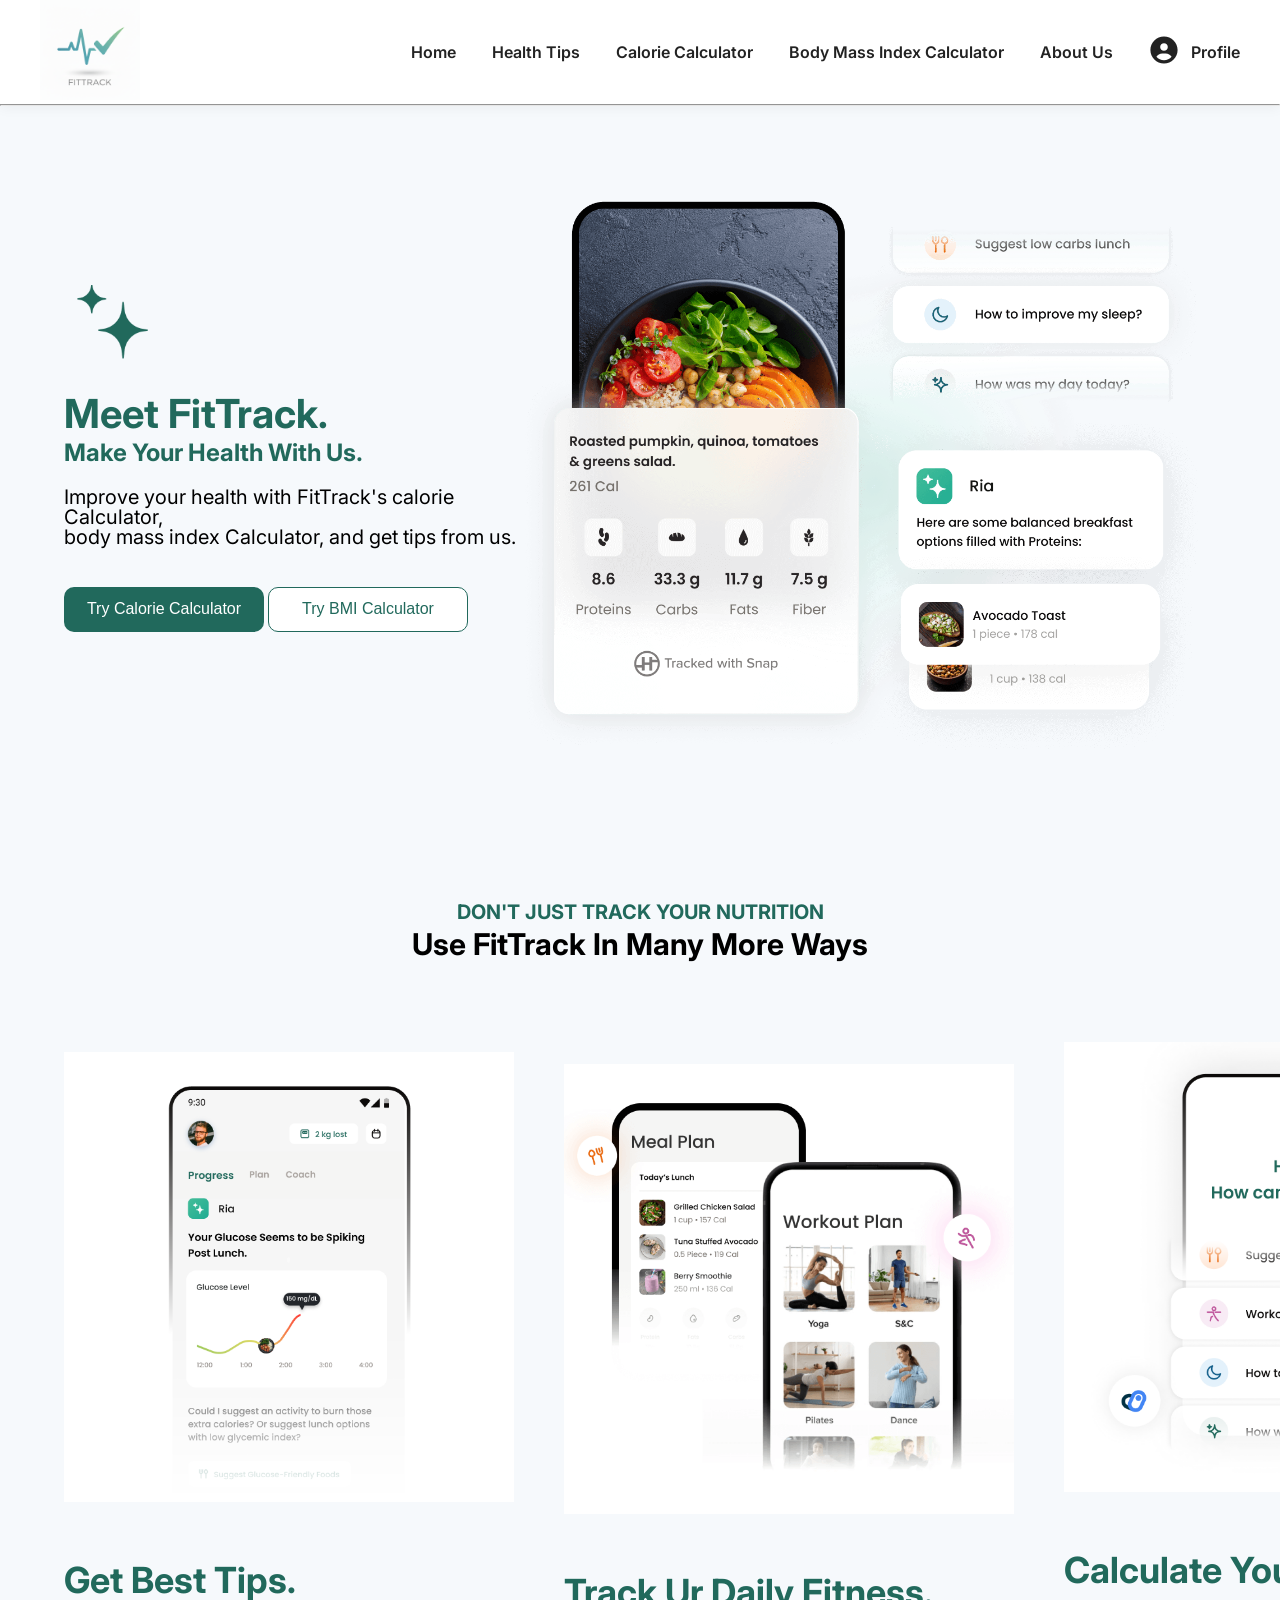
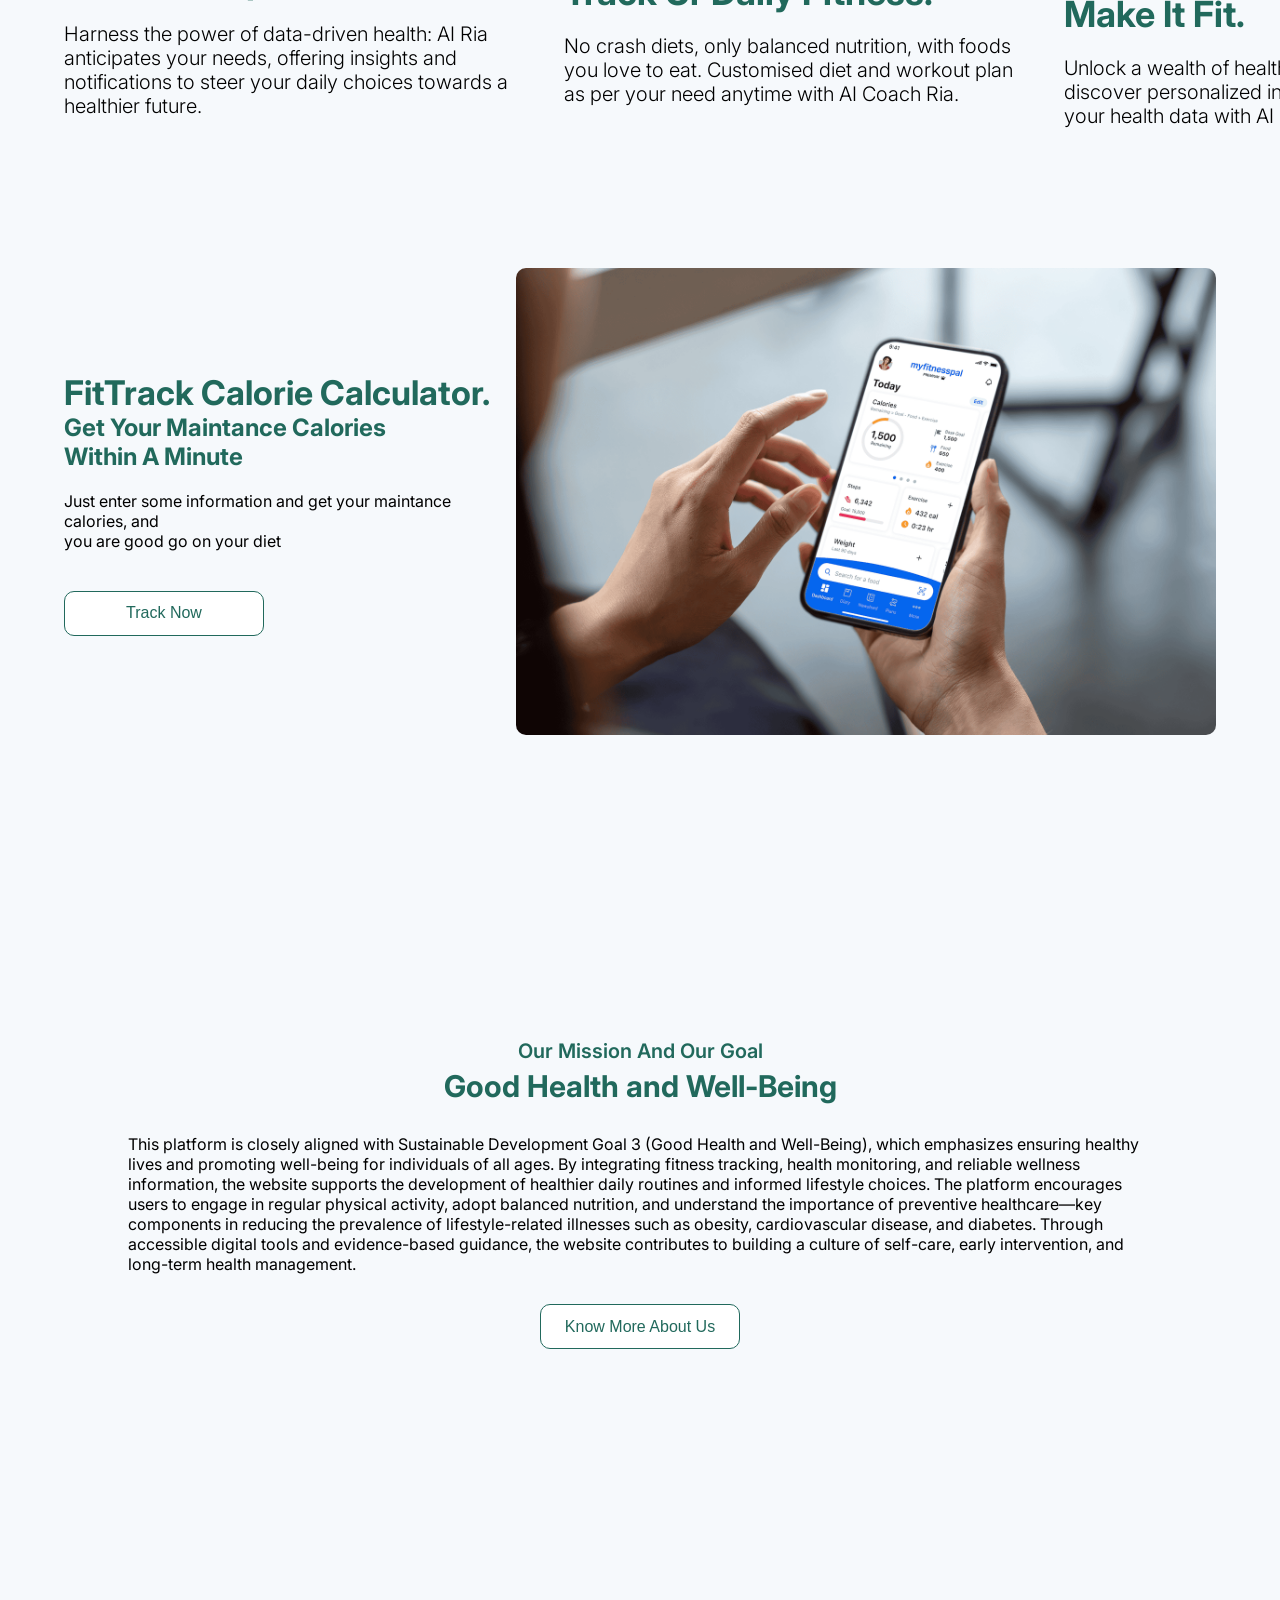
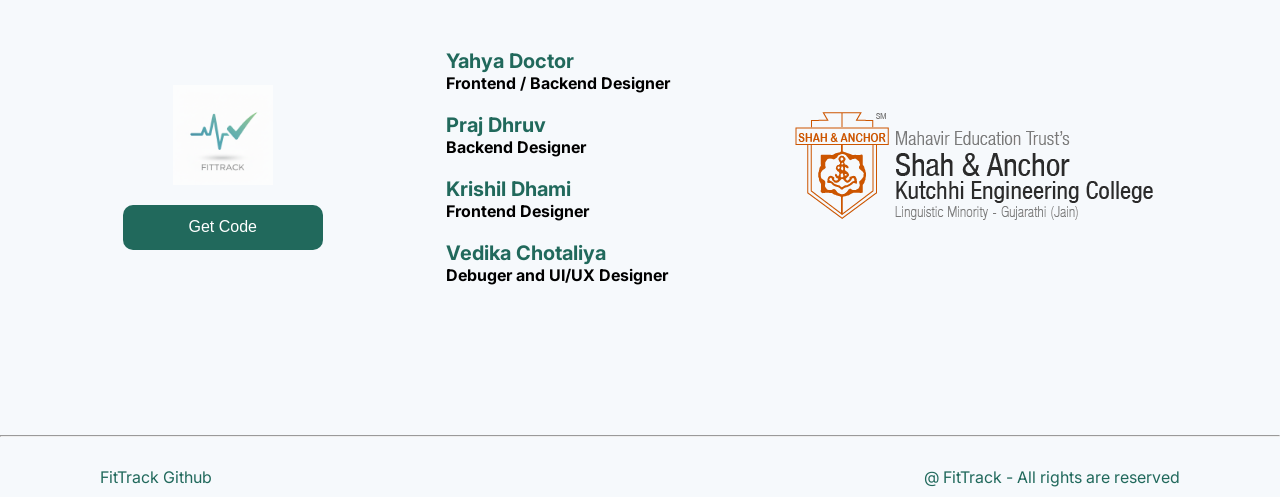
<file: index.html>
<!DOCTYPE html>
<html lang="en">

<head>
    <meta charset="UTF-8">
    <meta name="viewport" content="width=device-width, initial-scale=1.0">
    <title>FitTrack – Your Daily Wellness Companion</title>
    <meta name="description"
        content="FitTrack is your simple daily wellness companion.
Log your workouts, track your progress, and get quick health tips that keep you motivated every day. With smart JS-based reminders, FitTrack gently nudges you to stay consistent—so building healthy habits feels easy and natural.">
    <link rel="icon" href="logo.png">
    <link rel="stylesheet" href="style.css">
    <style>
        @import url('https://fonts.googleapis.com/css2?family=Inter:ital,opsz,wght@0,14..32,100..900;1,14..32,100..900&family=Mozilla+Headline:wght@200..700&family=Nata+Sans:wght@100..900&family=Nunito+Sans:ital,opsz,wght@0,6..12,200..1000;1,6..12,200..1000&family=Open+Sans:ital,wght@0,300..800;1,300..800&family=Roboto+Mono:ital,wght@0,100..700;1,100..700&family=Roboto:ital,wght@0,100..900;1,100..900&family=Stack+Sans+Text:wght@200..700&display=swap');


        @media (max-width: 650px) {
            .navbar {
                flex-direction: row;
                align-items: center;
                gap: 8px;
                padding: 10px;
            }

            .first {
                flex-direction: column-reverse;
                align-items: center;
                text-align: center;
                gap: 18px;
            }

            .left h1 {
                font-size: 24px;
            }

            .left span {
                font-size: 28px;
            }

            .left p {
                font-size: 16px;
            }

            .right img {
                max-width: 320px;
            }

            .card {
                padding: 14px;
            }

            .row {
                flex-direction: column;
            }

            .footer {
                flex-direction: column;
                align-items: center;
                text-align: center;
                gap: 12px;
            }
        }
    </style>
</head>

<body>
    <section class="header">
        <div class="navbar">
            <div class="logo">
                <a href="index.html"><img src="logo.png" alt="logo"></a>
            </div>
            <div class="tabs">
                <nav aria-label="primary">
                    <ul>
                        <li><a href="index.html">Home</a></li>
                        <li><a href="healthtips.html">Health Tips</a></li>
                        <li><a href="calorietracker.html">Calorie Calculator</a></li>
                        <li><a href="bodymassindextracker.html">Body Mass Index Calculator</a></li>
                        <li><a href="aboutus.html">About Us</a></li>
                    </ul>
                </nav>

                <div class="profile">
                    <div class="icon">
                        <a href="profile.html"><svg xmlns="http://www.w3.org/2000/svg" viewBox="0 0 640 640">
                                <path
                                    d="M463 448.2C440.9 409.8 399.4 384 352 384L288 384C240.6 384 199.1 409.8 177 448.2C212.2 487.4 263.2 512 320 512C376.8 512 427.8 487.3 463 448.2zM64 320C64 178.6 178.6 64 320 64C461.4 64 576 178.6 576 320C576 461.4 461.4 576 320 576C178.6 576 64 461.4 64 320zM320 336C359.8 336 392 303.8 392 264C392 224.2 359.8 192 320 192C280.2 192 248 224.2 248 264C248 303.8 280.2 336 320 336z" />
                            </svg></a>
                    </div>
                    <div><a href="profile.html">Profile</a></div>
                    <button id="hamburger" class="hamburger " aria-label="Open menu" aria-expanded="false"
                        aria-controls="mobile-drawer">
                        <span class="bar"></span>
                        <span class="bar"></span>
                        <span class="bar"></span>
                    </button>
                </div>
            </div>
        </div>
    </section>
    <hr>

    <section class="main">
        <div class="first">
            <div class="left">
                <img src="Sparkle.png" alt="icon">
                <h2><span>Meet FitTrack.</span><br>Make Your Health With Us.</h2><br>
                <p>Improve your health with FitTrack's calorie Calculator,<br> body mass index Calculator, and get tips
                    from us.
                </p><br><br>
                <button onclick="calorie()" class="green">Try Calorie Calculator</button>
                <button onclick="BMI()" class="white">Try BMI Calculator</button>
            </div>
            <div class="right">
                <img src="Ba.png">
            </div>
        </div><br><br><br><br>

        <div class="second">
            <h1><span>DON'T JUST TRACK YOUR NUTRITION</span><br>Use FitTrack In Many More Ways</h1><br><br><br><br>
            <div class="row">
                <div class="card">
                    <img src="image-food.png" alt="">
                    <a href="healthtips.html">
                        <h2>Get Best Tips.</h2>
                    </a>
                    <p>Harness the power of data-driven health: AI Ria anticipates your needs, offering insights and
                        notifications to steer your daily choices towards a healthier future.</p>
                </div>
                <div class="card">
                    <img src="Meal-and-Workout-Mobile-1.png" alt="">
                    <a href="profile.html">
                        <h2>Track Ur Daily Fitness.</h2>
                    </a>
                    <p>No crash diets, only balanced nutrition, with foods you love to eat. Customised diet and workout
                        plan
                        as per your need anytime with AI Coach Ria.</p>
                </div>
                <div class="card">
                    <img src="Ria-Search.png" alt="">
                    <a href="bodymassindextracker.html">
                        <h2>Calculate Your Body And Make It Fit.</h2>
                    </a>
                    <p>Unlock a wealth of health information and discover personalized insights tailored based on your
                        health data with AI Coach Ria.</p>
                </div>
            </div>
        </div><br><br><br><br><br><br><br>

        <div class="first">
            <div class="left2">
                <div><span>FitTrack Calorie Calculator.</span></div>
                <h2>Get Your Maintance Calories <br> Within A Minute</h2><br>
                <p>Just enter some information and get your maintance calories, and <br> you are good go on your diet
                </p><br><br>
                <button onclick="calorie()" class="white">Track Now</button>
            </div>
            <div class="right">
                <img style="border-radius: 10px;" src="choosing-right-caloric-intake.webp" alt="">
            </div>
        </div>

        <div class="developers">
            <div class="text">
                <span>Our Mission And Our Goal</span>
                <h2>Good Health and Well-Being </h2>
            </div>
            <p>This platform is closely aligned with Sustainable Development Goal 3 (Good Health and Well-Being), which
                emphasizes ensuring healthy lives and promoting well-being for individuals of all ages. By integrating
                fitness tracking, health monitoring, and reliable wellness information, the website supports the
                development of healthier daily routines and informed lifestyle choices.
                The platform encourages users to engage in regular physical activity, adopt balanced nutrition, and
                understand the importance of preventive healthcare—key components in reducing the prevalence of
                lifestyle-related illnesses such as obesity, cardiovascular disease, and diabetes. Through accessible
                digital tools and evidence-based guidance, the website contributes to building a culture of self-care,
                early intervention, and long-term health management.</p>
            <button onclick="about()" class="white">Know More About Us</button>
        </div>
    </section>

    <section class="foot">
        <div class="footer">
            <div class="one">
                <img src="logo.png" alt="">
                <button onclick=" github()" class="green">Get Code</button>
            </div>
            <div class="two">
                <a style="text-decoration: none;" href="https://www.linkedin.com/in/yahya-doctor-4b102b300/">
                    <h3>Yahya Doctor</h3>
                </a>
                <h4>Frontend / Backend Designer</h4><br>
                <a style="text-decoration: none;"
                    href="https://www.linkedin.com/in/praj-dhruv-4b053339a?utm_source=share&utm_campaign=share_via&utm_content=profile&utm_medium=ios_app">
                    <h3>Praj Dhruv</h3>
                </a>
                <h4>Backend Designer</h4><br>
                <a style="text-decoration: none;"
                    href="https://www.linkedin.com/in/krishil-dhami-390869386?utm_source=share_via&utm_content=profile&utm_medium=member_ios">
                    <h3>Krishil Dhami</h3>
                </a>
                <h4>Frontend Designer</h4><br>
                <a style="text-decoration: none;" href="http://www.linkedin.com/in/vedika-chotaliya-396841386">
                    <h3>Vedika Chotaliya</h3>
                </a>
                <h4>Debuger and UI/UX Designer</h4>
            </div>
            <div class="three">
                <img src="ShahAnchor-logo-v1.png" alt="">
            </div>
        </div>
        <hr>
        <div class="end">
            <p>
                <a href="index.html">FitTrack</a>
                <a href="https://github.com/Yahya-doc/FitTrack">Github</a>
            </p>
            <p>@ FitTrack - All rights are reserved</p>
        </div>
    </section>
    <script src="script.js"></script>
    <script>
        function calorie() {
            window.location.href = "calorietracker.html"
        }
        function BMI() {
            window.location.href = "bodymassindextracker.html"
        }
        function github() {
            window.location.href = "https://github.com/Yahya-doc/FitTrack"
        }
        function about() {
            window.location.href = "aboutus.html"
        }

    </script>
</body>

</html>
</file>
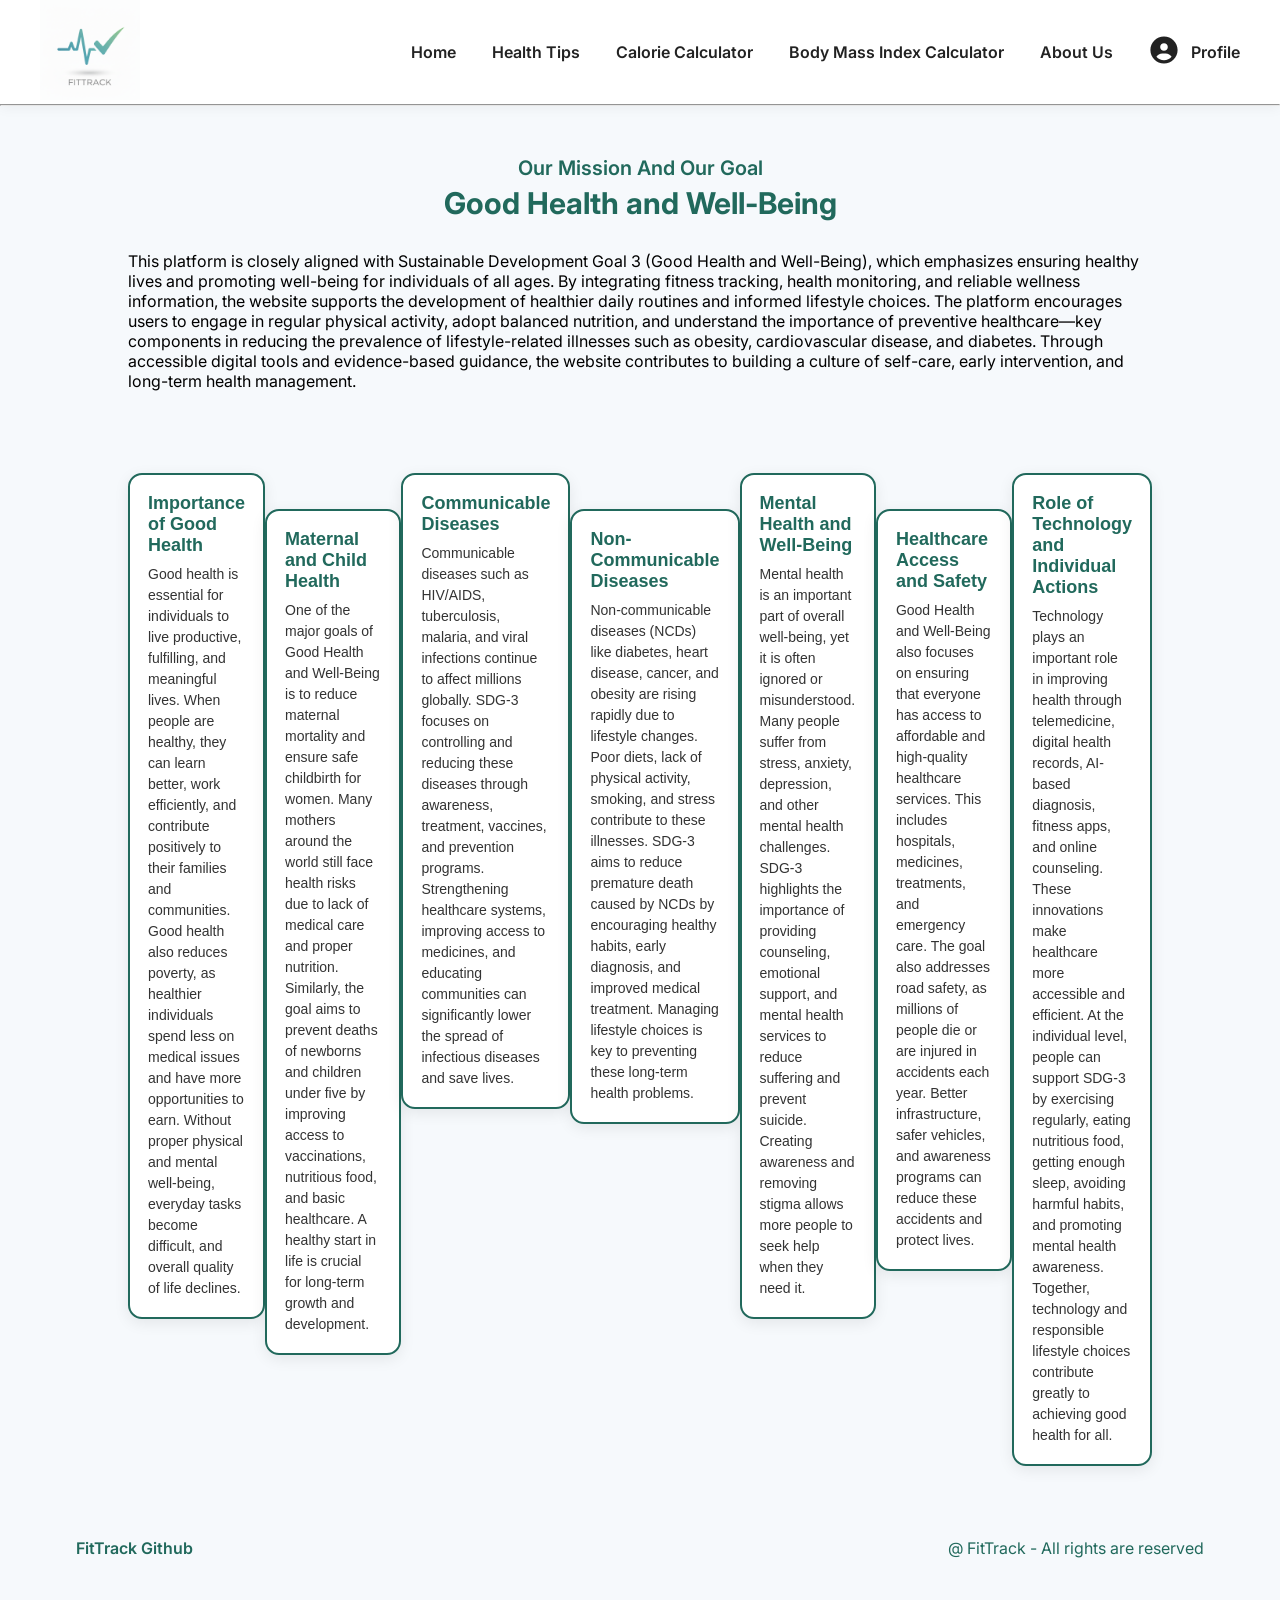
<file: aboutus - Copy.html>
<!DOCTYPE html>
<html lang="en">

<head>
    <meta charset="UTF-8">
    <meta name="viewport" content="width=device-width, initial-scale=1.0">
    <title>FitTrack – Your Daily Wellness Companion</title>
    <meta name="description"
        content="FitTrack is your simple daily wellness companion.
Log your workouts, track your progress, and get quick health tips that keep you motivated every day. With smart JS-based reminders, FitTrack gently nudges you to stay consistent—so building healthy habits feels easy and natural.">
    <link rel="icon" href="logo.png">
    <link rel="stylesheet" href="style.css">
    <style>
        @import url('https://fonts.googleapis.com/css2?family=Inter:ital,opsz,wght@0,14..32,100..900;1,14..32,100..900&family=Mozilla+Headline:wght@200..700&family=Nata+Sans:wght@100..900&family=Nunito+Sans:ital,opsz,wght@0,6..12,200..1000;1,6..12,200..1000&family=Open+Sans:ital,wght@0,300..800;1,300..800&family=Roboto+Mono:ital,wght@0,100..700;1,100..700&family=Roboto:ital,wght@0,100..900;1,100..900&family=Stack+Sans+Text:wght@200..700&display=swap');

        @media (min-width: 1100px) {

            /* keep a gentle alternating visual on very wide screens */
            .dsg:nth-child(odd) {
                transform: translateY(-18px);
            }

            .dsg:nth-child(even) {
                transform: translateY(18px);
            }
        }

        @media (max-width: 1099px) {

            .dsg:nth-child(odd),
            .dsg:nth-child(even) {
                transform: translateY(0);
                /* cancel offsets for medium+small screens */
            }
        }

        /* Footer / end area responsiveness */
        .end {
            width: 90%;
            max-width: 1200px;
            margin: 36px auto;
            display: flex;
            justify-content: space-between;
            align-items: center;
            gap: 18px;
            padding: 18px 12px;
            box-sizing: border-box;
            color: #21695c;
        }

        /* link style */
        .end p a {
            text-decoration: none;
            color: #21695c;
            font-weight: 600;
        }

        /* ---------- Breakpoints ---------- */

        /* Large tablets / small laptops */
        @media (max-width: 1024px) {
            .sdg {
                grid-template-columns: repeat(2, 1fr);
                /* 2 columns */
                gap: 18px;
            }

            .about {
                padding: 48px 20px;
            }

            .end {
                padding: 16px 12px;
            }
        }

        /* Tablets and large phones */
        @media (max-width: 768px) {
            .sdg {
                grid-template-columns: 1fr;
                /* stack cards vertically */
                gap: 16px;
                width: 95%;
                margin: 28px auto;
            }

            .about {
                padding: 36px 16px;
            }

            .dsg {
                padding: 16px;
                border-width: 1.8px;
            }

            .dsg h1 {
                font-size: 16px;
            }

            .dsg p {
                font-size: 14px;
            }

            /* footer stacks */
            .end {
                flex-direction: column;
                text-align: center;
                gap: 10px;
                align-items: center;
            }
        }

        /* Small phones */
        @media (max-width: 420px) {
            .about {
                padding: 22px 12px;
            }

            .sdg {
                gap: 12px;
                width: 96%;
            }

            .dsg {
                padding: 12px;
                border-radius: 12px;
            }

            .dsg h1 {
                font-size: 15px;
            }

            .dsg p {
                font-size: 13px;
                line-height: 1.55;
                color: #3b3b3b;
            }

            .end {
                padding: 12px 8px;
                gap: 8px;
            }

            .end p a {
                display: inline-block;
                word-break: break-word;
            }
        }

        /* Micro-fix: ensure long text doesn't overflow */
        .dsg,
        .about,
        .end {
            word-wrap: break-word;
            hyphens: auto;
        }

        /* Optional: reduce hover transform on touch devices */
        @media (hover: none) {
            .dsg:hover {
                transform: none;
                box-shadow: 0 6px 16px rgba(0, 0, 0, 0.08);
            }
        }
    </style>
</head>

<body>
    <section class="header">
        <div class="navbar">
            <div class="logo">
                <a href="index.html"><img src="logo.png" alt="logo"></a>
            </div>
            <div class="tabs">
                <nav aria-label="primary">
                    <ul>
                        <li><a href="index.html">Home</a></li>
                        <li><a href="healthtips.html">Health Tips</a></li>
                        <li><a href="calorietracker.html">Calorie Calculator</a></li>
                        <li><a href="bodymassindextracker.html">Body Mass Index Calculator</a></li>
                        <li><a href="aboutus.html">About Us</a></li>
                    </ul>
                </nav>

                <div class="profile">
                    <div class="icon">
                        <a href="profile.html"><svg xmlns="http://www.w3.org/2000/svg" viewBox="0 0 640 640">
                                <path
                                    d="M463 448.2C440.9 409.8 399.4 384 352 384L288 384C240.6 384 199.1 409.8 177 448.2C212.2 487.4 263.2 512 320 512C376.8 512 427.8 487.3 463 448.2zM64 320C64 178.6 178.6 64 320 64C461.4 64 576 178.6 576 320C576 461.4 461.4 576 320 576C178.6 576 64 461.4 64 320zM320 336C359.8 336 392 303.8 392 264C392 224.2 359.8 192 320 192C280.2 192 248 224.2 248 264C248 303.8 280.2 336 320 336z" />
                            </svg></a>
                    </div>
                    <div><a href="profile.html">Profile</a></div>
                    <button id="hamburger" class="hamburger " aria-label="Open menu" aria-expanded="false"
                        aria-controls="mobile-drawer">
                        <span class="bar"></span>
                        <span class="bar"></span>
                        <span class="bar"></span>
                    </button>
                </div>
            </div>
        </div>
    </section>
    <hr>

    <section>
        <div class="developers about">
            <div class="text">
                <span>Our Mission And Our Goal</span>
                <h2>Good Health and Well-Being </h2>
            </div>
            <p>This platform is closely aligned with Sustainable Development Goal 3 (Good Health and Well-Being), which
                emphasizes ensuring healthy lives and promoting well-being for individuals of all ages. By integrating
                fitness tracking, health monitoring, and reliable wellness information, the website supports the
                development of healthier daily routines and informed lifestyle choices.
                The platform encourages users to engage in regular physical activity, adopt balanced nutrition, and
                understand the importance of preventive healthcare—key components in reducing the prevalence of
                lifestyle-related illnesses such as obesity, cardiovascular disease, and diabetes. Through accessible
                digital tools and evidence-based guidance, the website contributes to building a culture of self-care,
                early intervention, and long-term health management.</p>
            <!-- <button class="white">Know More About Us</button> -->
        </div>

        <div class="sdg">
            <div class="dsg">
                <h1>Importance of Good Health</h1>
                <p>Good health is essential for individuals to live productive, fulfilling, and meaningful lives. When
                    people are healthy, they can learn better, work efficiently, and contribute positively to their
                    families and communities. Good health also reduces poverty, as healthier individuals spend less on
                    medical issues and have more opportunities to earn. Without proper physical and mental well-being,
                    everyday tasks become difficult, and overall quality of life declines.</p>
            </div>

            <div class="dsg">
                <h1>Maternal and Child Health</h1>
                <p>One of the major goals of Good Health and Well-Being is to reduce maternal mortality and ensure safe
                    childbirth for women. Many mothers around the world still face health risks due to lack of medical
                    care and proper nutrition. Similarly, the goal aims to prevent deaths of newborns and children under
                    five by improving access to vaccinations, nutritious food, and basic healthcare. A healthy start in
                    life is crucial for long-term growth and development.</p>
            </div>

            <div class="dsg">
                <h1>Communicable Diseases</h1>
                <p>Communicable diseases such as HIV/AIDS, tuberculosis, malaria, and viral infections continue to
                    affect millions globally. SDG-3 focuses on controlling and reducing these diseases through
                    awareness, treatment, vaccines, and prevention programs. Strengthening healthcare systems, improving
                    access to medicines, and educating communities can significantly lower the spread of infectious
                    diseases and save lives.</p>
            </div>

            <div class="dsg">
                <h1>Non-Communicable Diseases</h1>
                <p>Non-communicable diseases (NCDs) like diabetes, heart disease, cancer, and obesity are rising rapidly
                    due to lifestyle changes. Poor diets, lack of physical activity, smoking, and stress contribute to
                    these illnesses. SDG-3 aims to reduce premature death caused by NCDs by encouraging healthy habits,
                    early diagnosis, and improved medical treatment. Managing lifestyle choices is key to preventing
                    these long-term health problems.</p>
            </div>

            <div class="dsg">
                <h1>Mental Health and Well-Being</h1>
                <p>Mental health is an important part of overall well-being, yet it is often ignored or misunderstood.
                    Many people suffer from stress, anxiety, depression, and other mental health challenges. SDG-3
                    highlights the importance of providing counseling, emotional support, and mental health services to
                    reduce suffering and prevent suicide. Creating awareness and removing stigma allows more people to
                    seek help when they need it.</p>
            </div>

            <div class="dsg">
                <h1>Healthcare Access and Safety</h1>
                <p>Good Health and Well-Being also focuses on ensuring that everyone has access to affordable and
                    high-quality healthcare services. This includes hospitals, medicines, treatments, and emergency
                    care. The goal also addresses road safety, as millions of people die or are injured in accidents
                    each year. Better infrastructure, safer vehicles, and awareness programs can reduce these accidents
                    and protect lives.</p>
            </div>

            <div class="dsg">
                <h1>Role of Technology and Individual Actions</h1>
                <p>Technology plays an important role in improving health through telemedicine, digital health records,
                    AI-based diagnosis, fitness apps, and online counseling. These innovations make healthcare more
                    accessible and efficient. At the individual level, people can support SDG-3 by exercising regularly,
                    eating nutritious food, getting enough sleep, avoiding harmful habits, and promoting mental health
                    awareness. Together, technology and responsible lifestyle choices contribute greatly to achieving
                    good health for all.</p>
            </div>
        </div>

    </section>

    <div class="end">
        <p>
            <a href="index.html">FitTrack</a>
            <a href="https://github.com/Yahya-doc/FitTrack">Github</a>
        </p>
        <p>@ FitTrack - All rights are reserved</p>
    </div>
    <script src="script.js"></script>
</body>

</html>
</file>
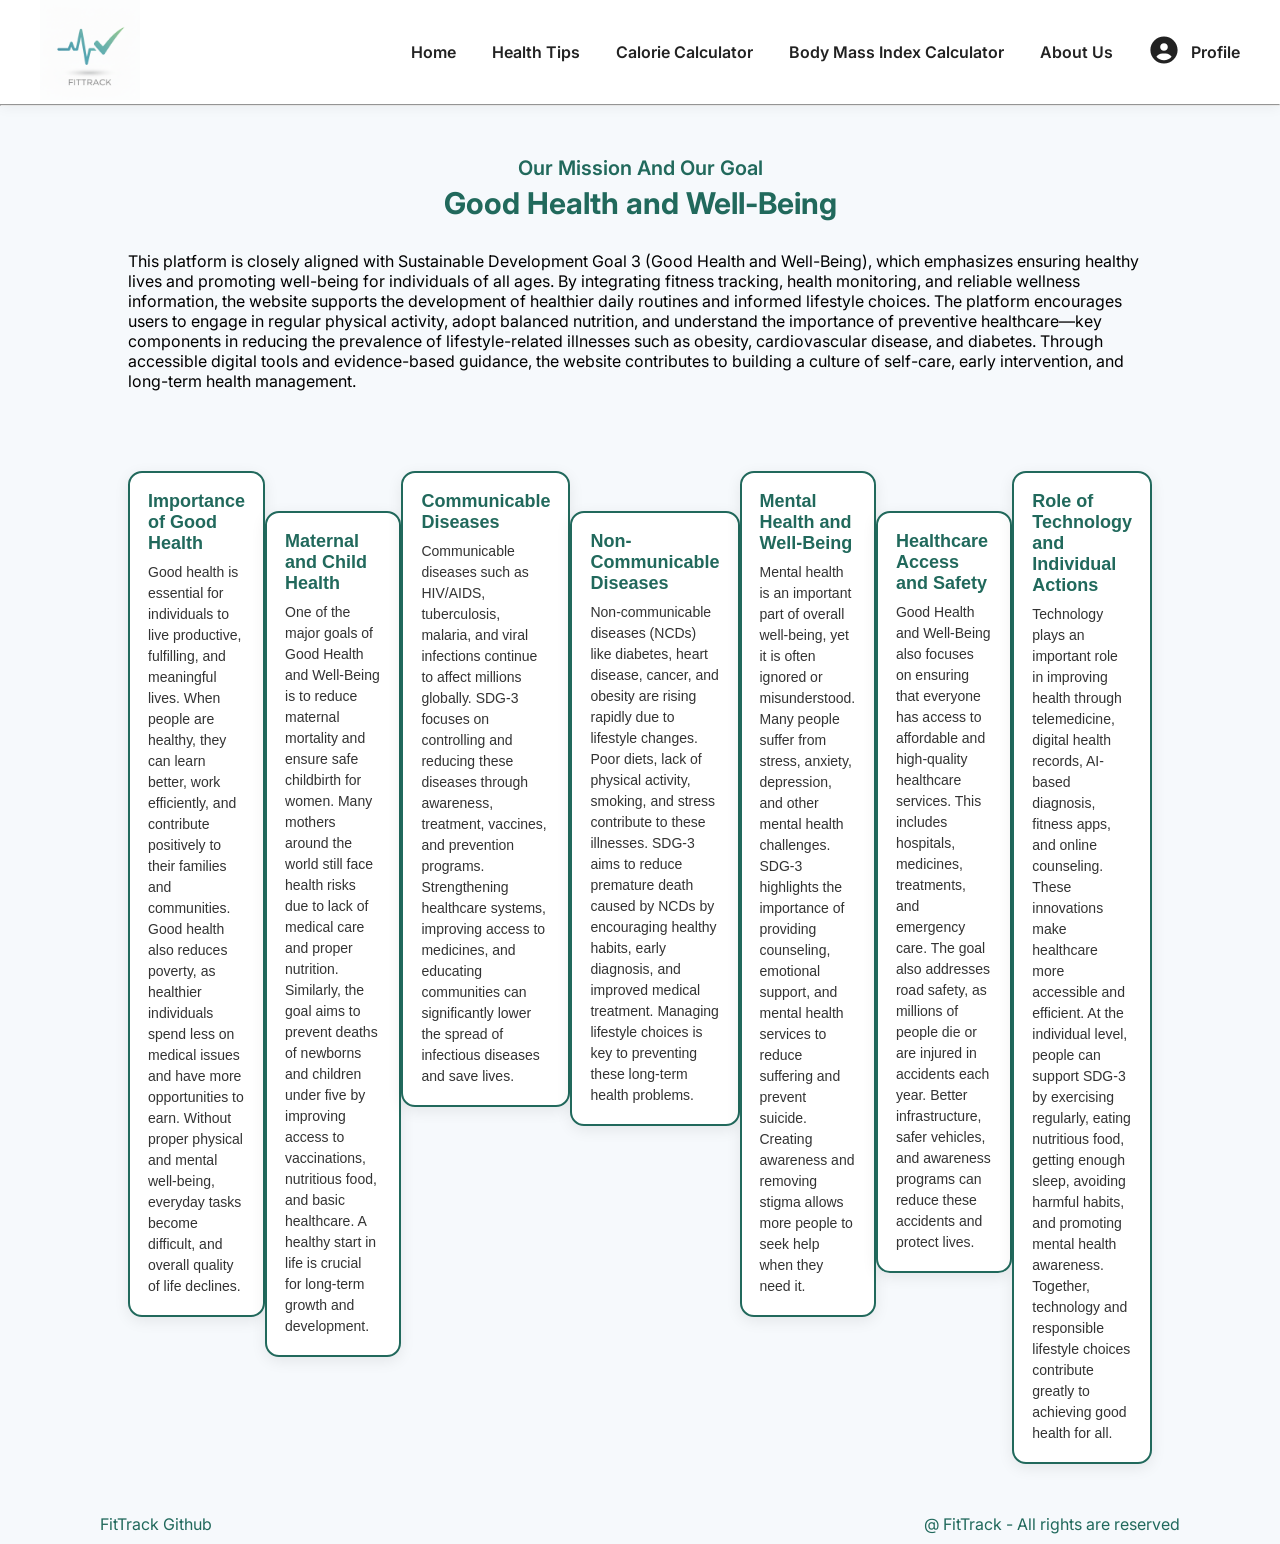
<file: aboutus.html>
<!DOCTYPE html>
<html lang="en">

<head>
    <meta charset="UTF-8">
    <meta name="viewport" content="width=device-width, initial-scale=1.0">
    <title>FitTrack – Your Daily Wellness Companion</title>
    <meta name="description"
        content="FitTrack is your simple daily wellness companion.
Log your workouts, track your progress, and get quick health tips that keep you motivated every day. With smart JS-based reminders, FitTrack gently nudges you to stay consistent—so building healthy habits feels easy and natural.">
    <link rel="icon" href="logo.png">
    <link rel="stylesheet" href="style.css">
    <style>
        @import url('https://fonts.googleapis.com/css2?family=Inter:ital,opsz,wght@0,14..32,100..900;1,14..32,100..900&family=Mozilla+Headline:wght@200..700&family=Nata+Sans:wght@100..900&family=Nunito+Sans:ital,opsz,wght@0,6..12,200..1000;1,6..12,200..1000&family=Open+Sans:ital,wght@0,300..800;1,300..800&family=Roboto+Mono:ital,wght@0,100..700;1,100..700&family=Roboto:ital,wght@0,100..900;1,100..900&family=Stack+Sans+Text:wght@200..700&display=swap');
    </style>
</head>

<body>
    <section class="header">
        <div class="navbar">
            <div class="logo">
                <a href="index.html"><img src="logo.png" alt="logo"></a>
            </div>
            <div class="tabs">
                <nav>
                    <ul>
                        <li><a href="index.html">Home</a></li>
                        <li><a href="healthtips.html">Health Tips</a></li>
                        <li><a href="calorietracker.html">Calorie Calculator</a></li>
                        <li><a href="bodymassindextracker.html">Body Mass Index Calculator</a></li>
                        <li><a href="aboutus.html">About Us</a></li>
                    </ul>
                </nav>

                <div class="profile">
                    <div class="icon">
                        <a href="profile.html"><svg xmlns="http://www.w3.org/2000/svg" viewBox="0 0 640 640">
                                <path
                                    d="M463 448.2C440.9 409.8 399.4 384 352 384L288 384C240.6 384 199.1 409.8 177 448.2C212.2 487.4 263.2 512 320 512C376.8 512 427.8 487.3 463 448.2zM64 320C64 178.6 178.6 64 320 64C461.4 64 576 178.6 576 320C576 461.4 461.4 576 320 576C178.6 576 64 461.4 64 320zM320 336C359.8 336 392 303.8 392 264C392 224.2 359.8 192 320 192C280.2 192 248 224.2 248 264C248 303.8 280.2 336 320 336z" />
                            </svg></a>
                    </div>
                    <div><a href="profile.html">Profile</a></div>
                </div>
            </div>
        </div>
    </section>
    <hr>

    <section>
        <div class="developers about">
            <div class="text">
                <span>Our Mission And Our Goal</span>
                <h2>Good Health and Well-Being </h2>
            </div>
            <p>This platform is closely aligned with Sustainable Development Goal 3 (Good Health and Well-Being), which
                emphasizes ensuring healthy lives and promoting well-being for individuals of all ages. By integrating
                fitness tracking, health monitoring, and reliable wellness information, the website supports the
                development of healthier daily routines and informed lifestyle choices.
                The platform encourages users to engage in regular physical activity, adopt balanced nutrition, and
                understand the importance of preventive healthcare—key components in reducing the prevalence of
                lifestyle-related illnesses such as obesity, cardiovascular disease, and diabetes. Through accessible
                digital tools and evidence-based guidance, the website contributes to building a culture of self-care,
                early intervention, and long-term health management.</p>
            <!-- <button class="white">Know More About Us</button> -->
        </div>

        <div class="sdg">
            <div class="dsg">
                <h1>Importance of Good Health</h1>
                <p>Good health is essential for individuals to live productive, fulfilling, and meaningful lives. When
                    people are healthy, they can learn better, work efficiently, and contribute positively to their
                    families and communities. Good health also reduces poverty, as healthier individuals spend less on
                    medical issues and have more opportunities to earn. Without proper physical and mental well-being,
                    everyday tasks become difficult, and overall quality of life declines.</p>
            </div>

            <div class="dsg">
                <h1>Maternal and Child Health</h1>
                <p>One of the major goals of Good Health and Well-Being is to reduce maternal mortality and ensure safe
                    childbirth for women. Many mothers around the world still face health risks due to lack of medical
                    care and proper nutrition. Similarly, the goal aims to prevent deaths of newborns and children under
                    five by improving access to vaccinations, nutritious food, and basic healthcare. A healthy start in
                    life is crucial for long-term growth and development.</p>
            </div>

            <div class="dsg">
                <h1>Communicable Diseases</h1>
                <p>Communicable diseases such as HIV/AIDS, tuberculosis, malaria, and viral infections continue to
                    affect millions globally. SDG-3 focuses on controlling and reducing these diseases through
                    awareness, treatment, vaccines, and prevention programs. Strengthening healthcare systems, improving
                    access to medicines, and educating communities can significantly lower the spread of infectious
                    diseases and save lives.</p>
            </div>

            <div class="dsg">
                <h1>Non-Communicable Diseases</h1>
                <p>Non-communicable diseases (NCDs) like diabetes, heart disease, cancer, and obesity are rising rapidly
                    due to lifestyle changes. Poor diets, lack of physical activity, smoking, and stress contribute to
                    these illnesses. SDG-3 aims to reduce premature death caused by NCDs by encouraging healthy habits,
                    early diagnosis, and improved medical treatment. Managing lifestyle choices is key to preventing
                    these long-term health problems.</p>
            </div>

            <div class="dsg">
                <h1>Mental Health and Well-Being</h1>
                <p>Mental health is an important part of overall well-being, yet it is often ignored or misunderstood.
                    Many people suffer from stress, anxiety, depression, and other mental health challenges. SDG-3
                    highlights the importance of providing counseling, emotional support, and mental health services to
                    reduce suffering and prevent suicide. Creating awareness and removing stigma allows more people to
                    seek help when they need it.</p>
            </div>

            <div class="dsg">
                <h1>Healthcare Access and Safety</h1>
                <p>Good Health and Well-Being also focuses on ensuring that everyone has access to affordable and
                    high-quality healthcare services. This includes hospitals, medicines, treatments, and emergency
                    care. The goal also addresses road safety, as millions of people die or are injured in accidents
                    each year. Better infrastructure, safer vehicles, and awareness programs can reduce these accidents
                    and protect lives.</p>
            </div>

            <div class="dsg">
                <h1>Role of Technology and Individual Actions</h1>
                <p>Technology plays an important role in improving health through telemedicine, digital health records,
                    AI-based diagnosis, fitness apps, and online counseling. These innovations make healthcare more
                    accessible and efficient. At the individual level, people can support SDG-3 by exercising regularly,
                    eating nutritious food, getting enough sleep, avoiding harmful habits, and promoting mental health
                    awareness. Together, technology and responsible lifestyle choices contribute greatly to achieving
                    good health for all.</p>
            </div>
        </div>

    </section>

    <div class="end">
        <p>
            <a href="index.html">FitTrack</a>
            <a href="https://github.com/Yahya-doc/FitTrack">Github</a>
        </p>
        <p>@ FitTrack - All rights are reserved</p>
    </div>
</body>

</html>
</file>
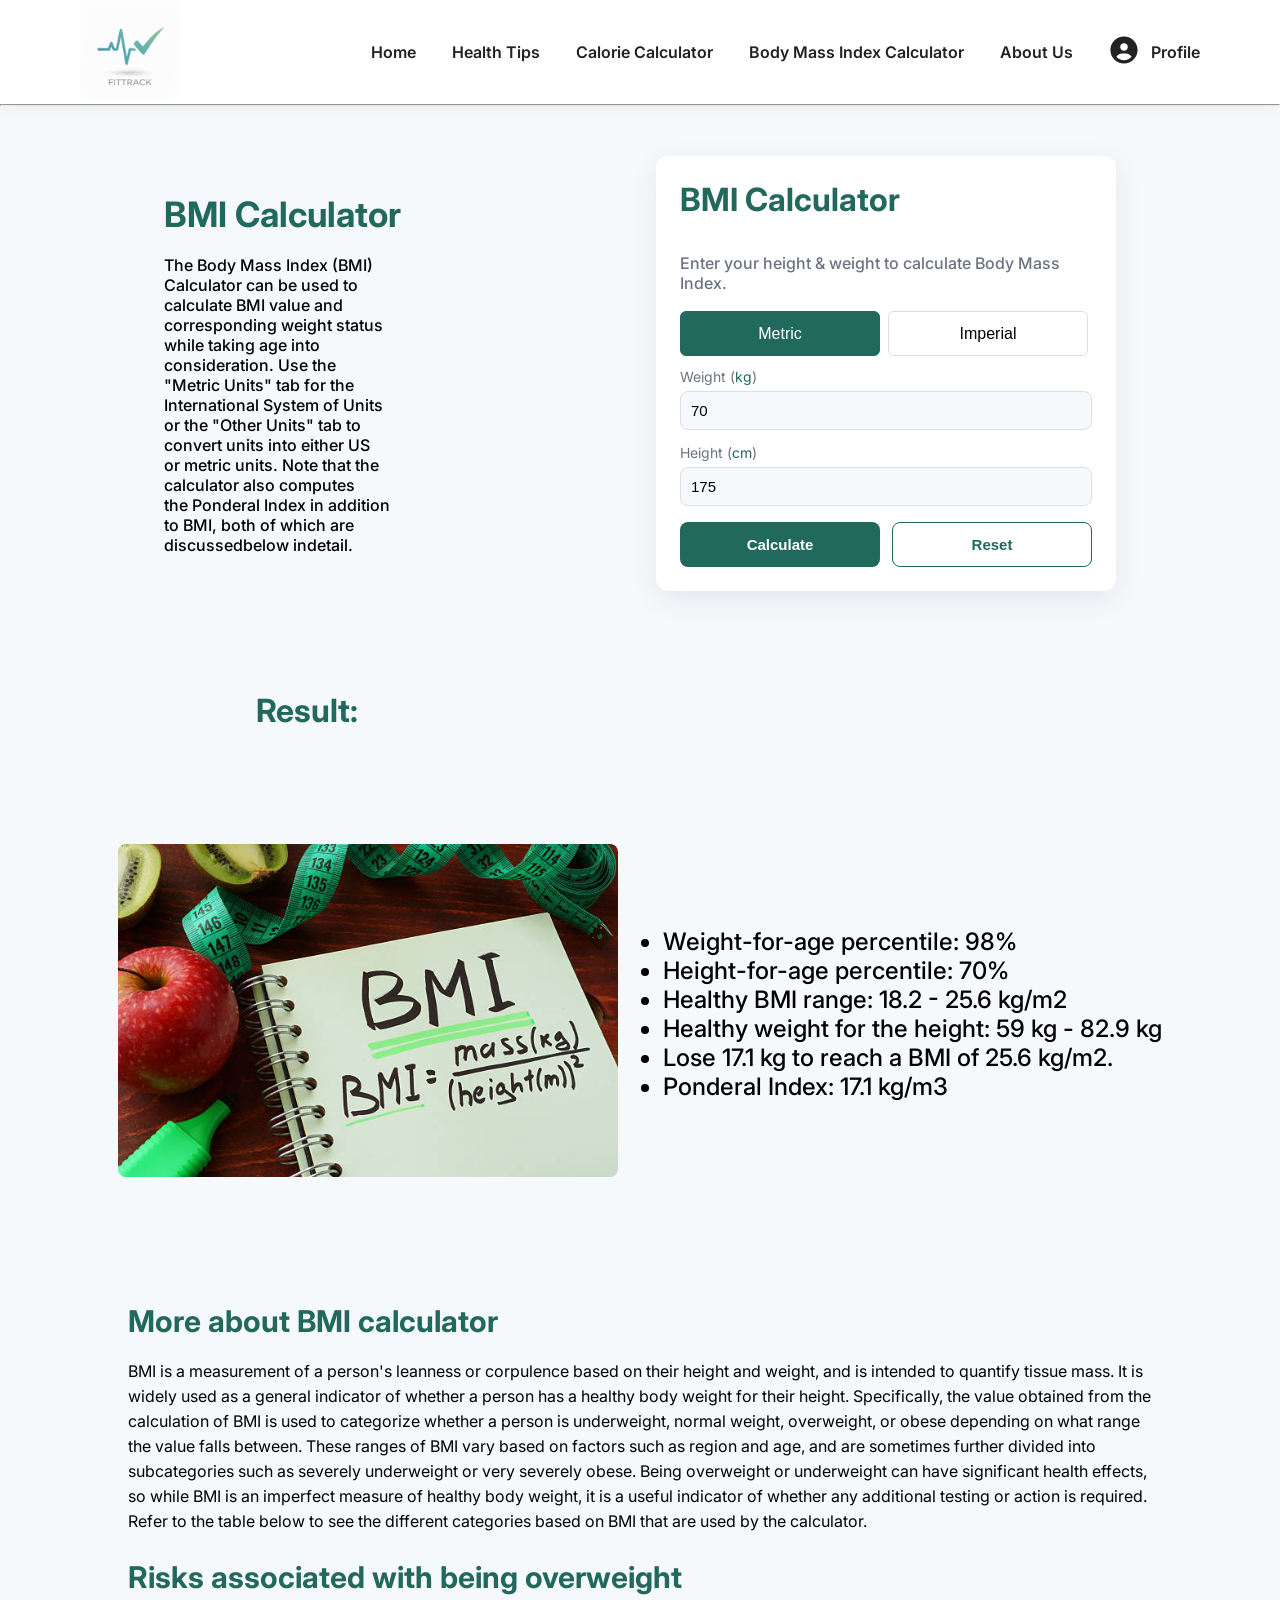
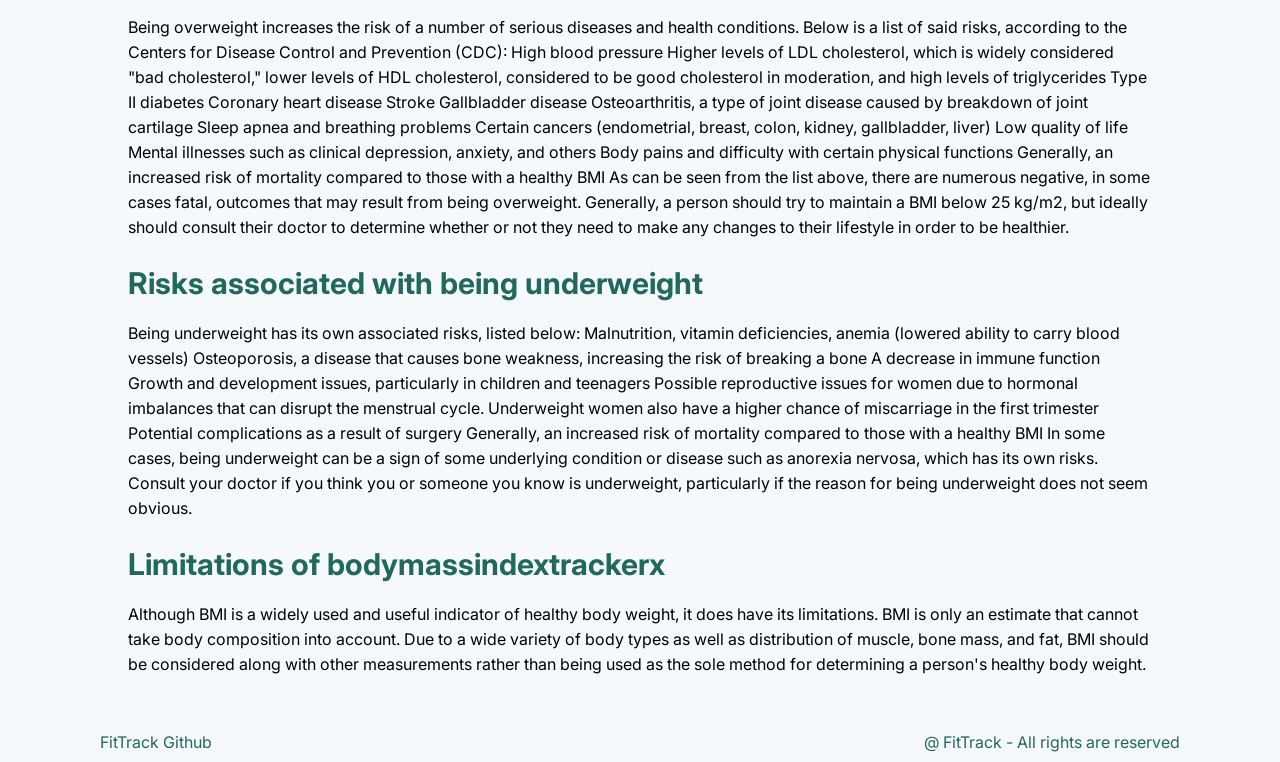
<file: bodymassindextracker - Copy.html>
<!DOCTYPE html>
<html lang="en">

<head>
    <meta charset="UTF-8">
    <meta name="viewport" content="width=device-width, initial-scale=1.0">
    <title>FitTrack – Your Daily Wellness Companion</title>
    <meta name="description"
        content="FitTrack is your simple daily wellness companion.
Log your workouts, track your progress, and get quick health tips that keep you motivated every day. With smart JS-based reminders, FitTrack gently nudges you to stay consistent—so building healthy habits feels easy and natural.">
    <link rel="icon" href="logo.png">
    <link rel="stylesheet" href="style.css">
    <style>
        @import url('https://fonts.googleapis.com/css2?family=Inter:ital,opsz,wght@0,14..32,100..900;1,14..32,100..900&family=Mozilla+Headline:wght@200..700&family=Nata+Sans:wght@100..900&family=Nunito+Sans:ital,opsz,wght@0,6..12,200..1000;1,6..12,200..1000&family=Open+Sans:ital,wght@0,300..800;1,300..800&family=Roboto+Mono:ital,wght@0,100..700;1,100..700&family=Roboto:ital,wght@0,100..900;1,100..900&family=Stack+Sans+Text:wght@200..700&display=swap');

        :root {
            --accent: #21695c;
            --danger: #d9534f;
            --warning: #f0ad4e;
            --ok: #5cb85c;
            --bg: #f6f9fc;
            --card: #fff;
            font-family: Inter, Arial;
        }

        * {
            box-sizing: border-box
        }

        input {
            margin: 0;
            background: var(--bg);
            padding: 24px;
            display: flex;
            justify-content: center;
            align-items: flex-start;
            min-height: auto;
        }

        .card {
            background: var(--card);
            padding: 24px;
            width: 100%;
            max-width: 500px;
            border-radius: 12px;
            box-shadow: 0 8px 28px rgba(16, 24, 40, 0.08);
        }

        h1 {
            margin: 0 0 14px;
            color: var(--accent);
        }

        p.lead {
            color: #6b7280;
            margin: 0 0 18px;
        }

        label {
            color: #6b7280;
            font-size: 14px;
            margin-bottom: 6px;
            display: block;
        }

        input[type="number"] {
            width: 100%;
            padding: 10px;
            border: 1px solid #dcdfe5;
            border-radius: 8px;
            font-size: 15px;
        }

        .row {
            display: flex;
            gap: 12px;
        }

        .btn {
            background: var(--accent);
            color: white;
            border: none;
            padding: 10px 18px;
            border-radius: 8px;
            font-weight: 700;
            cursor: pointer;
            font-size: 15px;
        }

        .btn.secondary {
            background: #fff;
            color: var(--accent);
            border: 1px solid var(--accent);
        }

        /* result box */
        #resultBox {
            margin-top: 20px;
            padding: 16px;
            border-radius: 10px;
            border-left: 5px solid var(--accent);
            display: none;
        }

        /* unit toggle */
        .unit-toggle {
            display: flex;
            gap: 8px;
            margin-bottom: 12px;
        }

        .unit-toggle button {
            padding: 6px 12px;
            border: 1px solid #dcdfe5;
            border-radius: 6px;
            background: #fff;
            cursor: pointer;
        }

        .unit-toggle button.active {
            background: var(--accent);
            color: white;
            border-color: var(--accent);
        }
    </style>
</head>

<body>
    <section class="header">
        <div class="navbar">
            <div class="logo">
                <a href="index.html"><img src="logo.png" alt="logo"></a>
            </div>
            <div class="tabs">
                <nav aria-label="primary">
                    <ul>
                        <li><a href="index.html">Home</a></li>
                        <li><a href="healthtips.html">Health Tips</a></li>
                        <li><a href="calorietracker.html">Calorie Calculator</a></li>
                        <li><a href="bodymassindextracker.html">Body Mass Index Calculator</a></li>
                        <li><a href="aboutus.html">About Us</a></li>
                    </ul>
                </nav>

                <div class="profile">
                    <div class="icon">
                        <a href="profile.html"><svg xmlns="http://www.w3.org/2000/svg" viewBox="0 0 640 640">
                                <path
                                    d="M463 448.2C440.9 409.8 399.4 384 352 384L288 384C240.6 384 199.1 409.8 177 448.2C212.2 487.4 263.2 512 320 512C376.8 512 427.8 487.3 463 448.2zM64 320C64 178.6 178.6 64 320 64C461.4 64 576 178.6 576 320C576 461.4 461.4 576 320 576C178.6 576 64 461.4 64 320zM320 336C359.8 336 392 303.8 392 264C392 224.2 359.8 192 320 192C280.2 192 248 224.2 248 264C248 303.8 280.2 336 320 336z" />
                            </svg></a>
                    </div>
                    <div><a href="profile.html">Profile</a></div>
                    <button id="hamburger" class="hamburger " aria-label="Open menu" aria-expanded="false"
                        aria-controls="mobile-drawer">
                        <span class="bar"></span>
                        <span class="bar"></span>
                        <span class="bar"></span>
                    </button>
                </div>
            </div>
        </div>
    </section>
    <hr>
    <div class="calculator">
        <div class="calc">
            <div>
                <h2>BMI Calculator</h2>
                <p>
                    The Body Mass Index (BMI) Calculator can be used to <br> calculate BMI value and corresponding
                    weight status <br> while taking age into consideration. Use the <br> "Metric Units" tab for the
                    International System of Units <br>or the "Other Units" tab to convert units into either US <br>or
                    metric units. Note that the calculator also computes<br> the Ponderal Index in addition to BMI, both
                    of which are <br>discussedbelow indetail.
                </p>
            </div>
            <div class="input">
                <div class="card">
                    <h1>BMI Calculator</h1>
                    <p class="lead">Enter your height & weight to calculate Body Mass Index.</p>

                    <!-- Unit Toggle -->
                    <div class="unit-toggle">
                        <button id="metricBtn" class="active">Metric</button>
                        <button id="imperialBtn">Imperial</button>
                    </div>

                    <div>
                        <label for="weight">Weight (<span id="weightUnit">kg</span>)</label>
                        <input id="weight" type="number" min="10" value="70" />
                    </div>

                    <div style="margin-top:14px;">
                        <label for="height">Height (<span id="heightUnit">cm</span>)</label>
                        <input id="height" type="number" min="50" value="175" />
                    </div>

                    <div class="row" style="margin-top:16px;">
                        <button class="btn" onclick="calculateBMI()">Calculate</button>
                        <button class="btn secondary" onclick="resetForm()">Reset</button>
                    </div>

                    <!-- Result Box -->
                    <div id="resultBox">
                        <h3 id="bmiValue"></h3>
                        <p id="bmiMessage" style="margin-top:4px;"></p>
                    </div>
                </div>
            </div>
        </div>
        <div class="output" id="output">
            <h1>Result:</h1>
            <h3 id="maintain"></h3>
            <h3 id="weightLoss"></h3>
            <h3 id="weightGain"></h3>
        </div>
        <div class="points">
            <div>
                <img src="istockphoto-528072248-612x612.jpg" alt="">
            </div>
            <div>
                <ul>
                    <li>Weight-for-age percentile: 98%</li>
                    <li>Height-for-age percentile: 70%</li>
                    <li>Healthy BMI range: 18.2 - 25.6 kg/m2</li>
                    <li>Healthy weight for the height: 59 kg - 82.9 kg</li>
                    <li>Lose 17.1 kg to reach a BMI of 25.6 kg/m2.</li>
                    <li>Ponderal Index: 17.1 kg/m3</li>
                </ul>
            </div>
        </div>
    </div>
    <br>
    <section class="description">
        <div class="content">
            <h3>More about BMI calculator</h3><br>
            <p>BMI is a measurement of a person's leanness or corpulence based on their height and weight, and is
                intended to quantify tissue mass. It is widely used as a general indicator of whether a person has a
                healthy body weight for their height. Specifically, the value obtained from the calculation of BMI is
                used to categorize whether a person is underweight, normal weight, overweight, or obese depending on
                what range the value falls between. These ranges of BMI vary based on factors such as region and age,
                and are sometimes further divided into subcategories such as severely underweight or very severely
                obese. Being overweight or underweight can have significant health effects, so while BMI is an imperfect
                measure of healthy body weight, it is a useful indicator of whether any additional testing or action is
                required. Refer to the table below to see the different categories based on BMI that are used by the
                calculator.
                <br> <br>

            <h3>Risks associated with being overweight</h3><br>
            <p>Being overweight increases the risk of a number of serious diseases and health conditions. Below is a
                list of said risks, according to the Centers for Disease Control and Prevention (CDC):

                High blood pressure
                Higher levels of LDL cholesterol, which is widely considered "bad cholesterol," lower levels of HDL
                cholesterol, considered to be good cholesterol in moderation, and high levels of triglycerides
                Type II diabetes
                Coronary heart disease
                Stroke
                Gallbladder disease
                Osteoarthritis, a type of joint disease caused by breakdown of joint cartilage
                Sleep apnea and breathing problems
                Certain cancers (endometrial, breast, colon, kidney, gallbladder, liver)
                Low quality of life
                Mental illnesses such as clinical depression, anxiety, and others
                Body pains and difficulty with certain physical functions
                Generally, an increased risk of mortality compared to those with a healthy BMI
                As can be seen from the list above, there are numerous negative, in some cases fatal, outcomes that may
                result from being overweight. Generally, a person should try to maintain a BMI below 25 kg/m2, but
                ideally should consult their doctor to determine whether or not they need to make any changes to their
                lifestyle in order to be healthier.
                <br> <br>

            <h3>Risks associated with being underweight</h3><br>
            <p>Being underweight has its own associated risks, listed below:

                Malnutrition, vitamin deficiencies, anemia (lowered ability to carry blood vessels)
                Osteoporosis, a disease that causes bone weakness, increasing the risk of breaking a bone
                A decrease in immune function
                Growth and development issues, particularly in children and teenagers
                Possible reproductive issues for women due to hormonal imbalances that can disrupt the menstrual cycle.
                Underweight women also have a higher chance of miscarriage in the first trimester
                Potential complications as a result of surgery
                Generally, an increased risk of mortality compared to those with a healthy BMI
                In some cases, being underweight can be a sign of some underlying condition or disease such as anorexia
                nervosa, which has its own risks. Consult your doctor if you think you or someone you know is
                underweight, particularly if the reason for being underweight does not seem obvious.
                <br> <br>

            <h3>Limitations of bodymassindextrackerx</h3><br>
            <p>Although BMI is a widely used and useful indicator of healthy body weight, it does have its limitations.
                BMI is only an estimate that cannot take body composition into account. Due to a wide variety of body
                types as well as distribution of muscle, bone mass, and fat, BMI should be considered along with other
                measurements rather than being used as the sole method for determining a person's healthy body weight.
                <br> <br>
        </div>
    </section>
    <div class="end">
        <p>
            <a href="index.html">FitTrack</a>
            <a href="https://github.com/Yahya-doc/FitTrack">Github</a>
        </p>
        <p>@ FitTrack - All rights are reserved</p>
    </div>
    <script src="script.js"></script>
    <script>
        let unit = "metric"; // default

        const metricBtn = document.getElementById("metricBtn");
        const imperialBtn = document.getElementById("imperialBtn");

        const weightInput = document.getElementById("weight");
        const heightInput = document.getElementById("height");

        const weightUnit = document.getElementById("weightUnit");
        const heightUnit = document.getElementById("heightUnit");

        metricBtn.onclick = () => setUnits("metric");
        imperialBtn.onclick = () => setUnits("imperial");

        function setUnits(u) {
            unit = u;

            if (u === "metric") {
                metricBtn.classList.add("active");
                imperialBtn.classList.remove("active");

                weightUnit.textContent = "kg";
                heightUnit.textContent = "cm";

                // Convert imperial → metric automatically
                let w = parseFloat(weightInput.value);
                let h = parseFloat(heightInput.value);

                if (w > 0 && w > 90) weightInput.value = (w * 0.453592).toFixed(1); // lbs → kg
                if (h > 0 && h < 100) heightInput.value = (h * 2.54).toFixed(1); // in → cm
            }
            else {
                imperialBtn.classList.add("active");
                metricBtn.classList.remove("active");

                weightUnit.textContent = "lb";
                heightUnit.textContent = "in";

                // Convert metric → imperial
                let w = parseFloat(weightInput.value);
                let h = parseFloat(heightInput.value);

                if (w > 0 && w < 200) weightInput.value = (w * 2.20462).toFixed(1); // kg → lbs
                if (h > 0 && h > 100) heightInput.value = (h * 0.393701).toFixed(1); // cm → in
            }
        }

        function calculateBMI() {
            let weight = parseFloat(weightInput.value);
            let height = parseFloat(heightInput.value);

            if (!weight || !height) {
                alert("Please enter valid height and weight.");
                return;
            }

            let bmi = 0;

            if (unit === "metric") {
                height = height / 100; // convert cm → m
                bmi = weight / (height * height);
            } else {
                // Imperial formula: BMI = 703 × (lbs / inches²)
                bmi = 703 * (weight / (height * height));
            }

            bmi = bmi.toFixed(1);

            // Determine category
            let category = "";
            let color = "";

            if (bmi < 18.5) { category = "Underweight"; color = "var(--warning)"; }
            else if (bmi >= 18.5 && bmi < 24.9) { category = "Healthy Weight"; color = "var(--ok)"; }
            else if (bmi >= 25 && bmi < 29.9) { category = "Overweight"; color = "var(--warning)"; }
            else { category = "Obesity"; color = "var(--danger)"; }

            // Show result
            const box = document.getElementById("resultBox");
            box.style.display = "block";
            box.style.borderLeftColor = color;

            document.getElementById("bmiValue").innerHTML = `Your BMI: <strong>${bmi}</strong>`;
            document.getElementById("bmiMessage").textContent = `Category: ${category}`;
        }

        function resetForm() {
            weightInput.value = 70;
            heightInput.value = 175;
            setUnits("metric");

            document.getElementById("resultBox").style.display = "none";
        }
    </script>
</body>

</html>
</file>
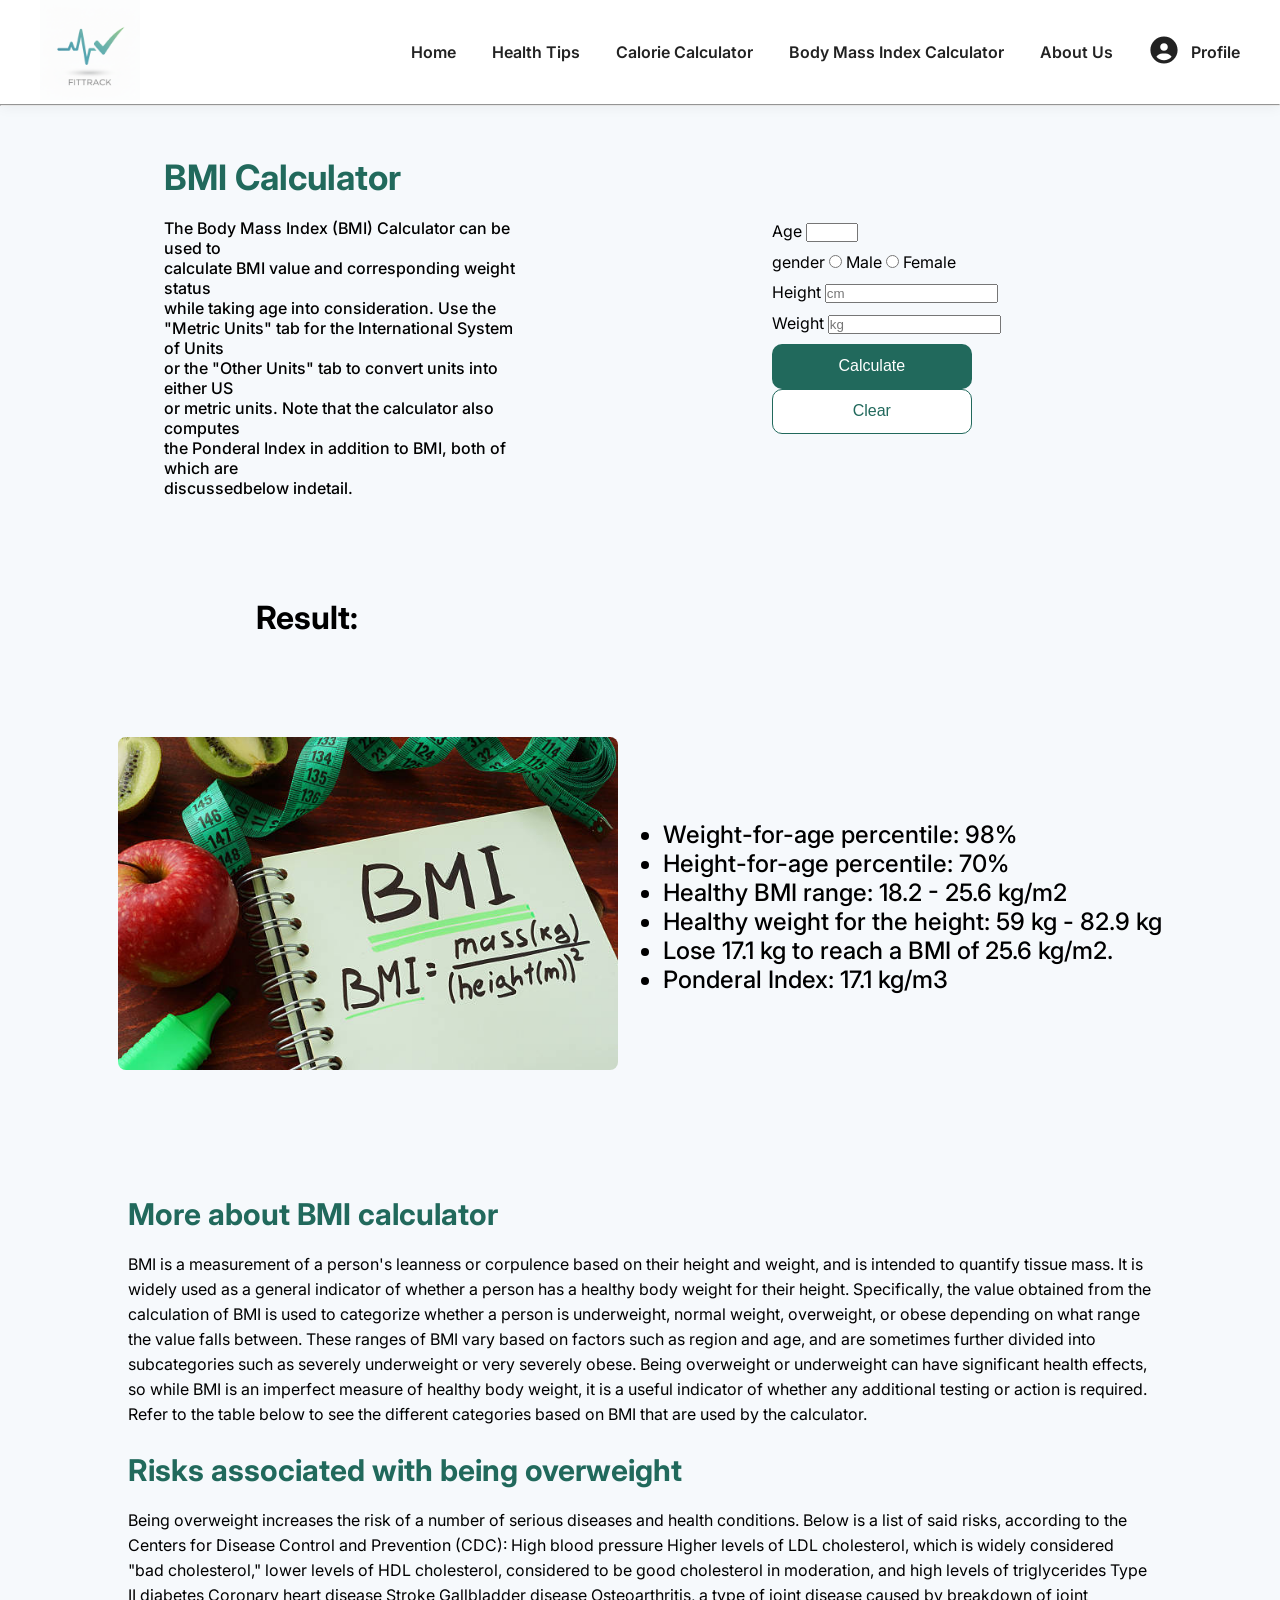
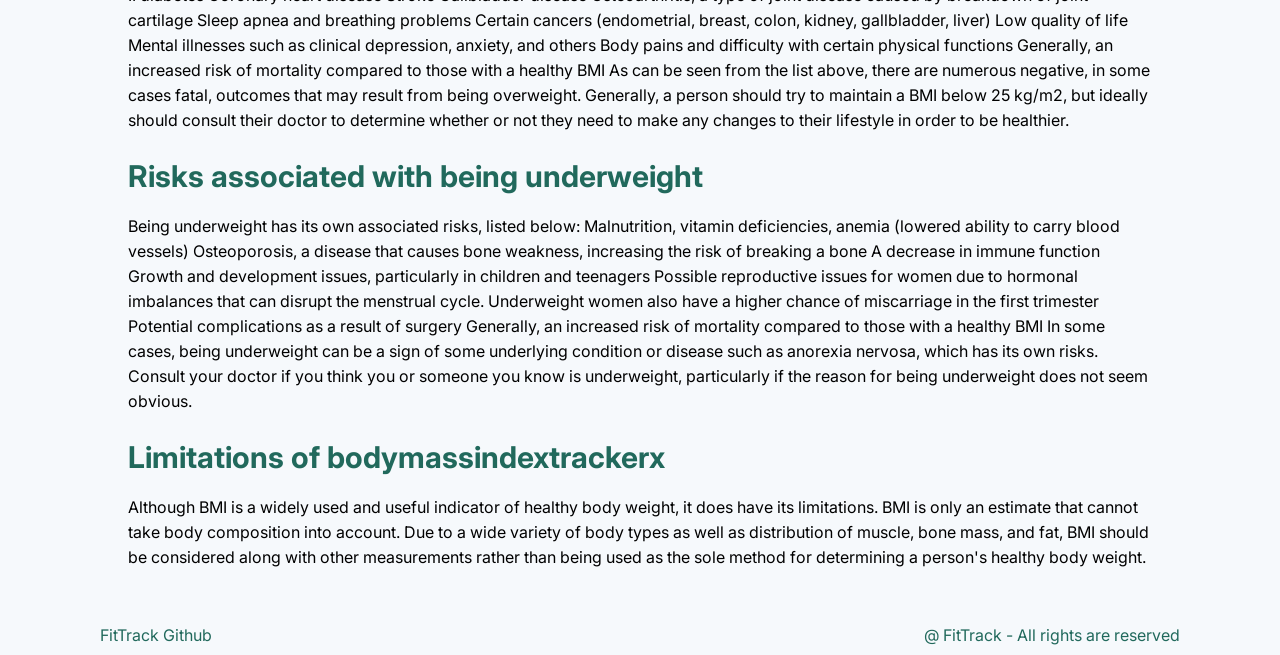
<file: bodymassindextracker.html>
<!DOCTYPE html>
<html lang="en">

<head>
    <meta charset="UTF-8">
    <meta name="viewport" content="width=device-width, initial-scale=1.0">
    <title>FitTrack – Your Daily Wellness Companion</title>
    <meta name="description"
        content="FitTrack is your simple daily wellness companion.
Log your workouts, track your progress, and get quick health tips that keep you motivated every day. With smart JS-based reminders, FitTrack gently nudges you to stay consistent—so building healthy habits feels easy and natural.">
    <link rel="icon" href="logo.png">
    <link rel="stylesheet" href="style.css">
    <style>
        @import url('https://fonts.googleapis.com/css2?family=Inter:ital,opsz,wght@0,14..32,100..900;1,14..32,100..900&family=Mozilla+Headline:wght@200..700&family=Nata+Sans:wght@100..900&family=Nunito+Sans:ital,opsz,wght@0,6..12,200..1000;1,6..12,200..1000&family=Open+Sans:ital,wght@0,300..800;1,300..800&family=Roboto+Mono:ital,wght@0,100..700;1,100..700&family=Roboto:ital,wght@0,100..900;1,100..900&family=Stack+Sans+Text:wght@200..700&display=swap');
    </style>
</head>

<body>
    <section class="header">
        <div class="navbar">
            <div class="logo">
                <a href="index.html"><img src="logo.png" alt="logo"></a>
            </div>
            <div class="tabs">
                <nav>
                    <ul>
                        <li><a href="index.html">Home</a></li>
                        <li><a href="healthtips.html">Health Tips</a></li>
                        <li><a href="calorietracker.html">Calorie Calculator</a></li>
                        <li><a href="bodymassindextracker.html">Body Mass Index Calculator</a></li>
                        <li><a href="aboutus.html">About Us</a></li>
                    </ul>
                </nav>

                <div class="profile">
                    <div class="icon">
                        <a href="profile.html"><svg xmlns="http://www.w3.org/2000/svg" viewBox="0 0 640 640">
                                <path
                                    d="M463 448.2C440.9 409.8 399.4 384 352 384L288 384C240.6 384 199.1 409.8 177 448.2C212.2 487.4 263.2 512 320 512C376.8 512 427.8 487.3 463 448.2zM64 320C64 178.6 178.6 64 320 64C461.4 64 576 178.6 576 320C576 461.4 461.4 576 320 576C178.6 576 64 461.4 64 320zM320 336C359.8 336 392 303.8 392 264C392 224.2 359.8 192 320 192C280.2 192 248 224.2 248 264C248 303.8 280.2 336 320 336z" />
                            </svg></a>
                    </div>
                    <div><a href="profile.html">Profile</a></div>
                </div>
            </div>
        </div>
    </section>
    <hr>
    <div class="calculator">
        <div class="calc">
            <div>
                <h2>BMI Calculator</h2>
                <p>
                    The Body Mass Index (BMI) Calculator can be used to <br> calculate BMI value and corresponding
                    weight status <br> while taking age into consideration. Use the <br> "Metric Units" tab for the
                    International System of Units <br>or the "Other Units" tab to convert units into either US <br>or
                    metric units. Note that the calculator also computes<br> the Ponderal Index in addition to BMI, both
                    of which are <br>discussedbelow indetail.
                </p>
            </div>
            <div class="input">
                <div>
                    Age <input id="age" type="number" min="2" max="120">
                </div>
                <div>
                    gender <input type="radio" id="gender" name="gender" value="Male">
                    <label>Male</label>
                    <input type="radio" id="gender" name="gender" value="Female">
                    <label>Female</label>
                </div>
                <div>
                    Height <input type="number" id="Height" placeholder="cm" min="120">
                </div>
                <div>
                    Weight <input type="number" id="weight" placeholder="kg" min="40">
                </div>
                <div class="button">
                    <button onclick="calculate()" class="green">Calculate</button>
                    <button onclick="clear()" class="white">Clear</button>
                </div>
            </div>
        </div>
        <div class="output" id="output">
            <h1>Result:</h1>
            <h3 id="maintain"></h3>
            <h3 id="weightLoss"></h3>
            <h3 id="weightGain"></h3>
        </div>
        <div class="points">
            <div>
                <img src="istockphoto-528072248-612x612.jpg" alt="">
            </div>
            <div>
                <ul>
                    <li>Weight-for-age percentile: 98%</li>
                    <li>Height-for-age percentile: 70%</li>
                    <li>Healthy BMI range: 18.2 - 25.6 kg/m2</li>
                    <li>Healthy weight for the height: 59 kg - 82.9 kg</li>
                    <li>Lose 17.1 kg to reach a BMI of 25.6 kg/m2.</li>
                    <li>Ponderal Index: 17.1 kg/m3</li>
                </ul>
            </div>
        </div>
    </div>
    <br>
    <section class="description">
        <div class="content">
            <h3>More about BMI calculator</h3><br>
            <p>BMI is a measurement of a person's leanness or corpulence based on their height and weight, and is
                intended to quantify tissue mass. It is widely used as a general indicator of whether a person has a
                healthy body weight for their height. Specifically, the value obtained from the calculation of BMI is
                used to categorize whether a person is underweight, normal weight, overweight, or obese depending on
                what range the value falls between. These ranges of BMI vary based on factors such as region and age,
                and are sometimes further divided into subcategories such as severely underweight or very severely
                obese. Being overweight or underweight can have significant health effects, so while BMI is an imperfect
                measure of healthy body weight, it is a useful indicator of whether any additional testing or action is
                required. Refer to the table below to see the different categories based on BMI that are used by the
                calculator.
                <br> <br>

            <h3>Risks associated with being overweight</h3><br>
            <p>Being overweight increases the risk of a number of serious diseases and health conditions. Below is a
                list of said risks, according to the Centers for Disease Control and Prevention (CDC):

                High blood pressure
                Higher levels of LDL cholesterol, which is widely considered "bad cholesterol," lower levels of HDL
                cholesterol, considered to be good cholesterol in moderation, and high levels of triglycerides
                Type II diabetes
                Coronary heart disease
                Stroke
                Gallbladder disease
                Osteoarthritis, a type of joint disease caused by breakdown of joint cartilage
                Sleep apnea and breathing problems
                Certain cancers (endometrial, breast, colon, kidney, gallbladder, liver)
                Low quality of life
                Mental illnesses such as clinical depression, anxiety, and others
                Body pains and difficulty with certain physical functions
                Generally, an increased risk of mortality compared to those with a healthy BMI
                As can be seen from the list above, there are numerous negative, in some cases fatal, outcomes that may
                result from being overweight. Generally, a person should try to maintain a BMI below 25 kg/m2, but
                ideally should consult their doctor to determine whether or not they need to make any changes to their
                lifestyle in order to be healthier.
                <br> <br>

            <h3>Risks associated with being underweight</h3><br>
            <p>Being underweight has its own associated risks, listed below:

                Malnutrition, vitamin deficiencies, anemia (lowered ability to carry blood vessels)
                Osteoporosis, a disease that causes bone weakness, increasing the risk of breaking a bone
                A decrease in immune function
                Growth and development issues, particularly in children and teenagers
                Possible reproductive issues for women due to hormonal imbalances that can disrupt the menstrual cycle.
                Underweight women also have a higher chance of miscarriage in the first trimester
                Potential complications as a result of surgery
                Generally, an increased risk of mortality compared to those with a healthy BMI
                In some cases, being underweight can be a sign of some underlying condition or disease such as anorexia
                nervosa, which has its own risks. Consult your doctor if you think you or someone you know is
                underweight, particularly if the reason for being underweight does not seem obvious.
                <br> <br>

            <h3>Limitations of bodymassindextrackerx</h3><br>
            <p>Although BMI is a widely used and useful indicator of healthy body weight, it does have its limitations.
                BMI is only an estimate that cannot take body composition into account. Due to a wide variety of body
                types as well as distribution of muscle, bone mass, and fat, BMI should be considered along with other
                measurements rather than being used as the sole method for determining a person's healthy body weight.
                <br> <br>
        </div>
    </section>
    <div class="end">
        <p>
            <a href="index.html">FitTrack</a>
            <a href="https://github.com/Yahya-doc/FitTrack">Github</a>
        </p>
        <p>@ FitTrack - All rights are reserved</p>
    </div>
</body>

</html>
</file>
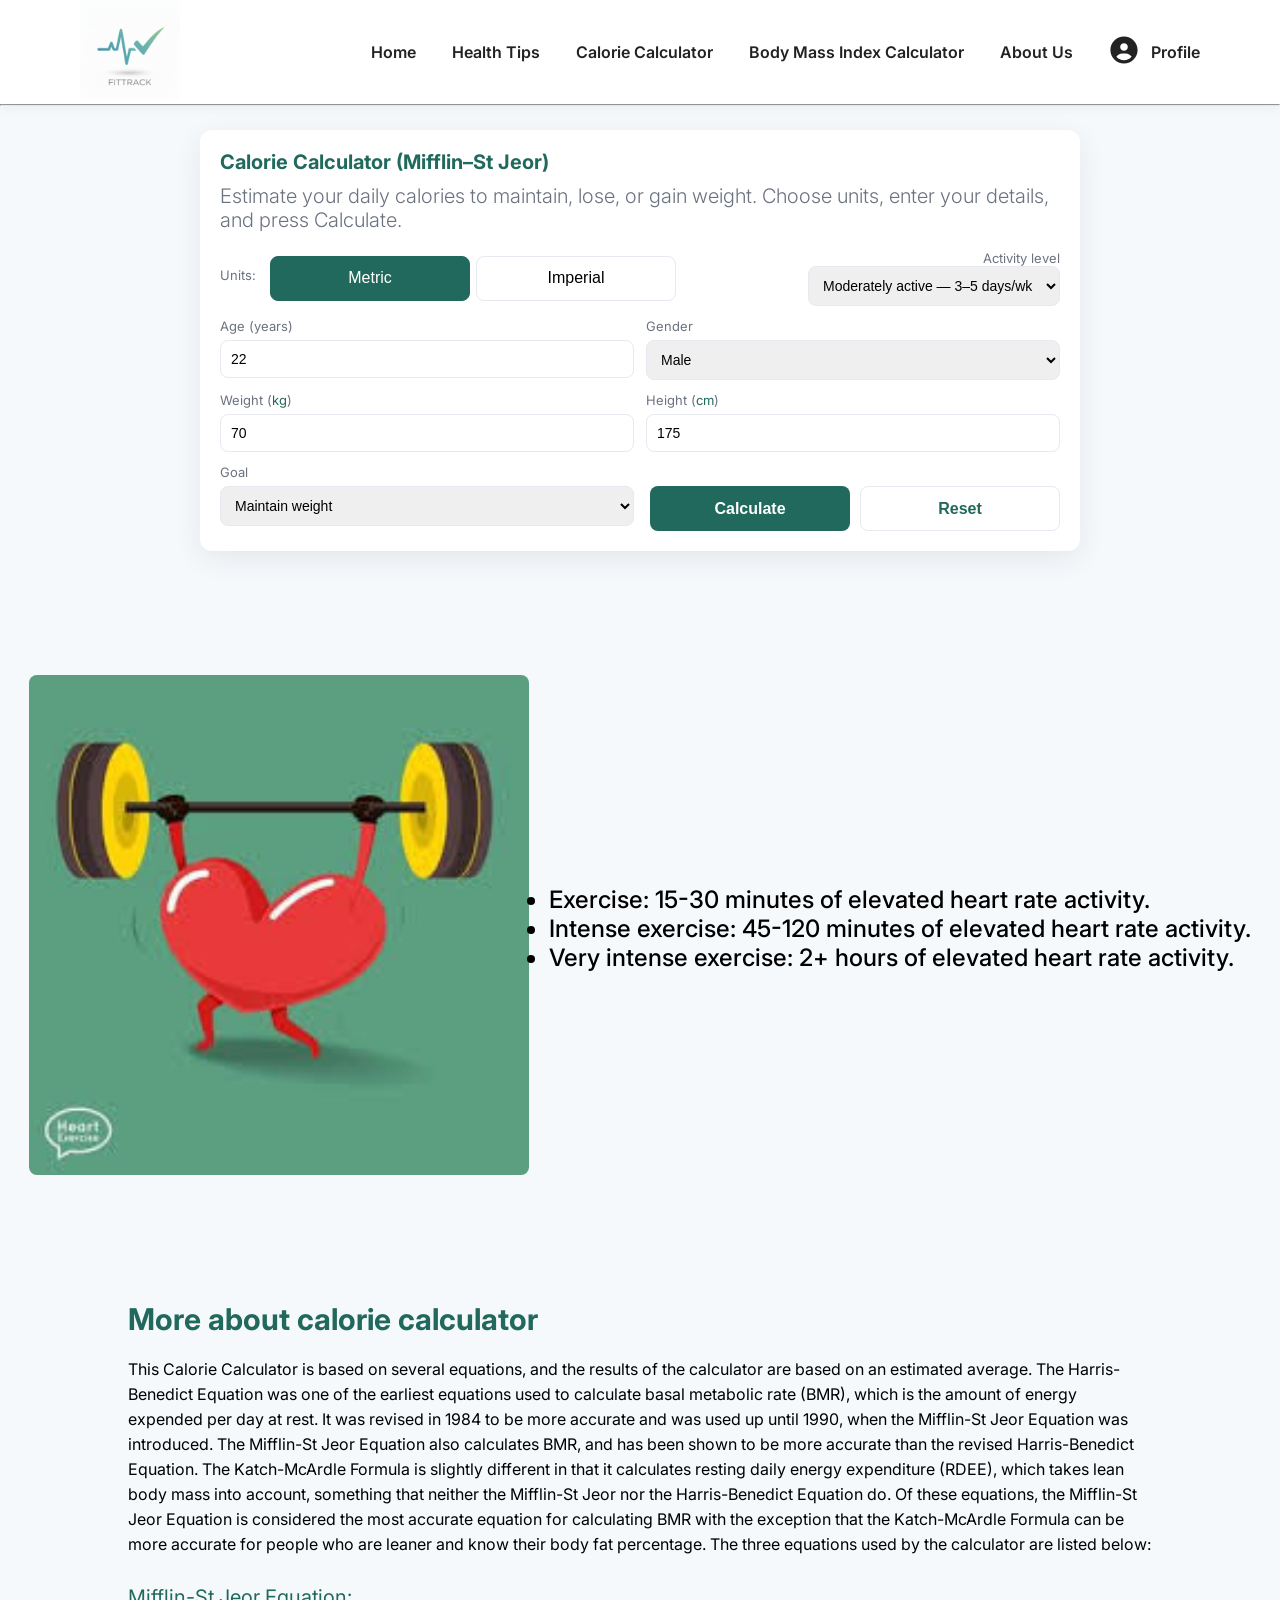
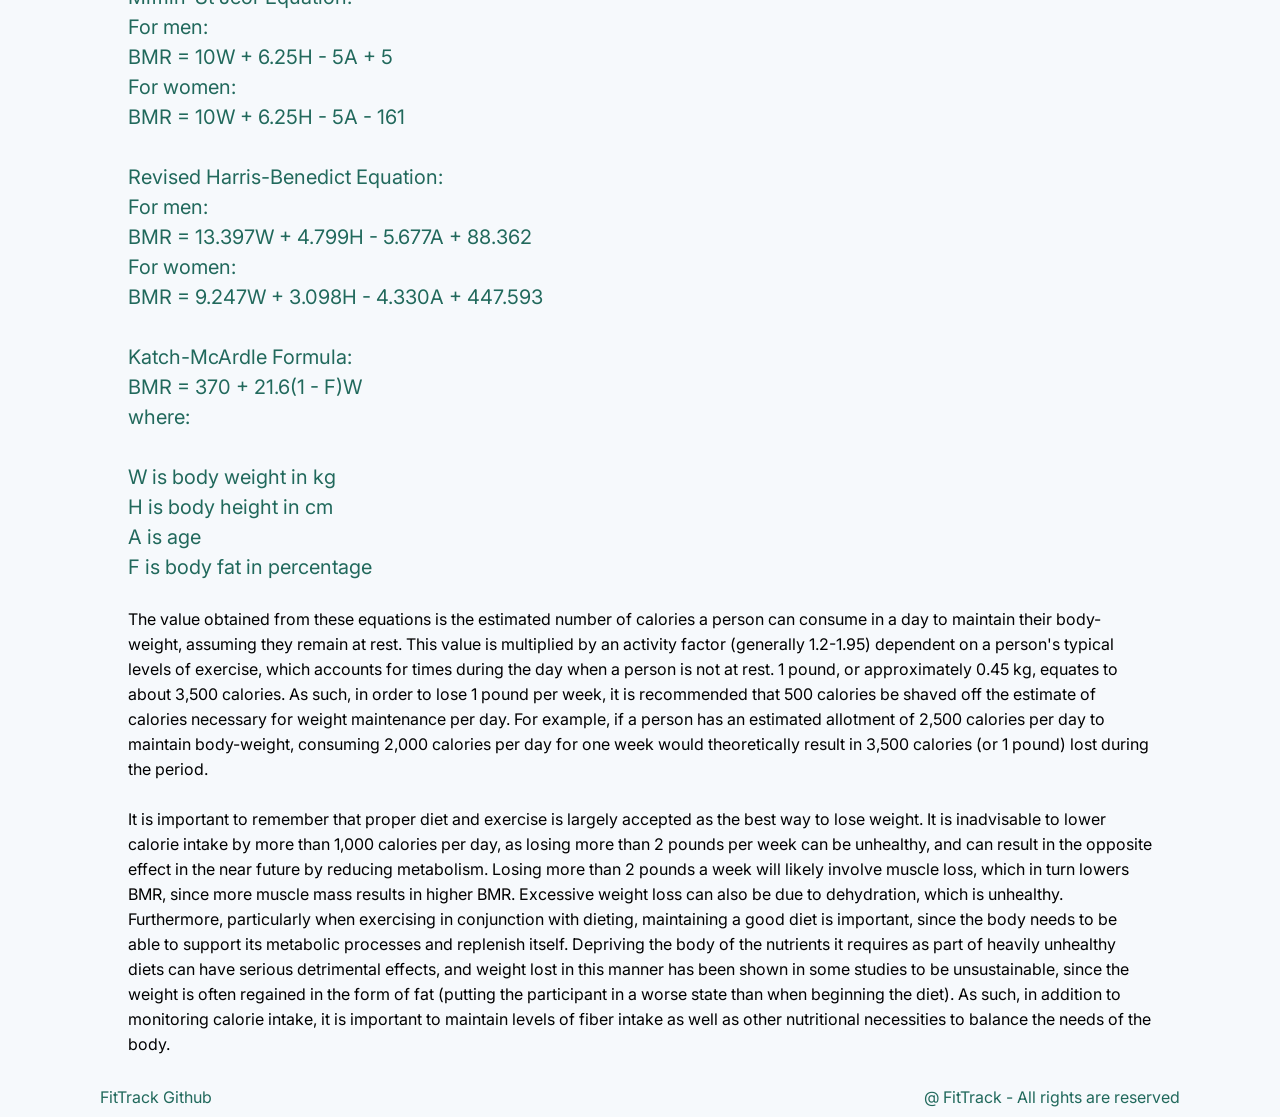
<file: calorietracker - Copy.html>
<!DOCTYPE html>
<html lang="en">

<head>
    <meta charset="UTF-8">
    <meta name="viewport" content="width=device-width, initial-scale=1.0">
    <title>FitTrack – Your Daily Wellness Companion</title>
    <meta name="description"
        content="FitTrack is your simple daily wellness companion.
Log your workouts, track your progress, and get quick health tips that keep you motivated every day. With smart JS-based reminders, FitTrack gently nudges you to stay consistent—so building healthy habits feels easy and natural.">
    <link rel="icon" href="logo.png">
    <link rel="stylesheet" href="style.css">
    <style>
        @import url('https://fonts.googleapis.com/css2?family=Inter:ital,opsz,wght@0,14..32,100..900;1,14..32,100..900&family=Mozilla+Headline:wght@200..700&family=Nata+Sans:wght@100..900&family=Nunito+Sans:ital,opsz,wght@0,6..12,200..1000;1,6..12,200..1000&family=Open+Sans:ital,wght@0,300..800;1,300..800&family=Roboto+Mono:ital,wght@0,100..700;1,100..700&family=Roboto:ital,wght@0,100..900;1,100..900&family=Stack+Sans+Text:wght@200..700&display=swap');

        :root {
            --accent: #21695c;
            --muted: #6b7280;
            --card: #fff;
            --bg: #f6f9fc;
            font-family: Inter, system-ui, -apple-system, "Segoe UI", Roboto, Arial;
        }

        * {
            box-sizing: border-box
        }

        .body {
            margin: 0;
            background: var(--bg);
            color: #0f172a;
            padding: 24px;
            display: flex;
            align-items: flex-start;
            justify-content: center;
            min-height: auto;
        }

        .card {
            background: var(--card);
            max-width: 880px;
            width: 100%;
            padding: 20px;
            border-radius: 12px;
            box-shadow: 0 8px 28px rgba(16, 24, 40, 0.08)
        }

        h1 {
            margin: 0 0 10px;
            font-size: 20px;
            color: var(--accent)
        }

        p.lead {
            margin: 0 0 18px;
            color: var(--muted)
        }

        .grid {
            display: grid;
            grid-template-columns: repeat(2, 1fr);
            gap: 12px
        }

        label {
            display: block;
            font-size: 13px;
            color: var(--muted);
            margin-bottom: 6px
        }

        input[type="number"],
        select {
            width: 100%;
            padding: 10px;
            border-radius: 8px;
            border: 1px solid #e6e9ef;
            font-size: 14px
        }

        .row {
            display: flex;
            gap: 10px
        }

        .btn {
            padding: 10px 14px;
            border-radius: 8px;
            border: 0;
            background: var(--accent);
            color: white;
            font-weight: 700;
            cursor: pointer
        }

        .btn.secondary {
            background: #ffffff;
            border: 1px solid #e6e9ef;
            color: var(--accent)
        }

        .result {
            margin-top: 18px;
            padding: 14px;
            background: #f8fffb;
            border-left: 5px solid var(--accent);
            border-radius: 8px
        }

        .small {
            font-size: 13px;
            color: var(--muted)
        }

        .macros {
            display: flex;
            gap: 10px;
            flex-wrap: wrap;
            margin-top: 8px
        }

        .macro {
            background: #fff;
            padding: 10px;
            border-radius: 8px;
            box-shadow: 0 6px 18px rgba(16, 24, 40, 0.03);
            min-width: 120px
        }

        .units-toggle {
            display: flex;
            gap: 6px;
            align-items: center
        }

        .units-toggle button {
            padding: 8px 10px;
            border-radius: 8px;
            border: 1px solid #e6e9ef;
            background: #fff;
            cursor: pointer
        }

        .units-toggle button.active {
            background: var(--accent);
            color: #fff;
            border-color: var(--accent)
        }

        @media (max-width:760px) {
            .grid {
                grid-template-columns: 1fr
            }

            .macros {
                flex-direction: column
            }
        }
    </style>
</head>

<body>
    <section class="header">
        <div class="navbar">
            <div class="logo">
                <a href="index.html"><img src="logo.png" alt="logo"></a>
            </div>
            <div class="tabs">
                <nav aria-label="primary">
                    <ul>
                        <li><a href="index.html">Home</a></li>
                        <li><a href="healthtips.html">Health Tips</a></li>
                        <li><a href="calorietracker.html">Calorie Calculator</a></li>
                        <li><a href="bodymassindextracker.html">Body Mass Index Calculator</a></li>
                        <li><a href="aboutus.html">About Us</a></li>
                    </ul>
                </nav>

                <div class="profile">
                    <div class="icon">
                        <a href="profile.html"><svg xmlns="http://www.w3.org/2000/svg" viewBox="0 0 640 640">
                                <path
                                    d="M463 448.2C440.9 409.8 399.4 384 352 384L288 384C240.6 384 199.1 409.8 177 448.2C212.2 487.4 263.2 512 320 512C376.8 512 427.8 487.3 463 448.2zM64 320C64 178.6 178.6 64 320 64C461.4 64 576 178.6 576 320C576 461.4 461.4 576 320 576C178.6 576 64 461.4 64 320zM320 336C359.8 336 392 303.8 392 264C392 224.2 359.8 192 320 192C280.2 192 248 224.2 248 264C248 303.8 280.2 336 320 336z" />
                            </svg></a>
                    </div>
                    <div><a href="profile.html">Profile</a></div>
                    <button id="hamburger" class="hamburger " aria-label="Open menu" aria-expanded="false"
                        aria-controls="mobile-drawer">
                        <span class="bar"></span>
                        <span class="bar"></span>
                        <span class="bar"></span>
                    </button>
                </div>
            </div>
        </div>
    </section>
    <hr>
    <div class="body">
        <div class="card" role="main" aria-labelledby="title">
            <h1 id="title">Calorie Calculator (Mifflin–St Jeor)</h1>
            <p class="lead">Estimate your daily calories to maintain, lose, or gain weight. Choose units, enter your
                details, and press Calculate.</p>

            <div style="display:flex;justify-content:space-between;align-items:center;margin-bottom:12px;gap:12px">
                <div class="units-toggle" aria-hidden="false">
                    <label class="small" style="margin-right:8px">Units:</label>
                    <button id="unit-metric" class="active" type="button">Metric</button>
                    <button id="unit-imperial" type="button">Imperial</button>
                </div>

                <div style="text-align:right">
                    <div class="small">Activity level</div>
                    <select id="activity" aria-label="Activity level" style="min-width:220px">
                        <option value="1.2">Sedentary — little/no exercise</option>
                        <option value="1.375">Lightly active — 1–3 days/wk</option>
                        <option value="1.55" selected>Moderately active — 3–5 days/wk</option>
                        <option value="1.725">Very active — 6–7 days/wk</option>
                        <option value="1.9">Extra active — very intense</option>
                    </select>
                </div>
            </div>

            <form id="calcForm" onsubmit="return false;" aria-label="Calorie form">
                <div class="grid">
                    <div>
                        <label for="age">Age (years)</label>
                        <input id="age" type="number" min="10" max="120" value="22" required>
                    </div>

                    <div>
                        <label for="gender">Gender</label>
                        <select id="gender" aria-label="Gender">
                            <option value="male">Male</option>
                            <option value="female">Female</option>
                            <option value="other">Other (use average)</option>
                        </select>
                    </div>

                    <div>
                        <label for="weight">Weight (<span id="weightUnit">kg</span>)</label>
                        <input id="weight" type="number" min="20" max="500" step="any" value="70" required>
                    </div>

                    <div>
                        <label for="height">Height (<span id="heightUnit">cm</span>)</label>
                        <input id="height" type="number" min="80" max="260" step="any" value="175" required>
                    </div>

                    <div>
                        <label for="goal">Goal</label>
                        <select id="goal">
                            <option value="maintain">Maintain weight</option>
                            <option value="mild_loss">Mild weight loss (~250 kcal/day)</option>
                            <option value="loss">Weight loss (~500 kcal/day)</option>
                            <option value="gain">Weight gain (~500 kcal/day)</option>
                        </select>
                    </div>

                    <div>
                        <label>&nbsp;</label>
                        <div class="row" style="justify-content:flex-end">
                            <button class="btn" id="calcBtn" type="button">Calculate</button>
                            <button class="btn secondary" id="resetBtn" type="button">Reset</button>
                        </div>
                    </div>
                </div>
            </form>

            <div id="output" class="result" style="display:none" aria-live="polite">
                <div id="summary"></div>
                <div id="numbers" style="margin-top:10px"></div>

                <div style="margin-top:12px">
                    <div class="small">Macro suggestion (example):</div>
                    <div class="macros" id="macroBoxes" aria-hidden="false"></div>
                </div>

                <div class="small" style="margin-top:10px;color:var(--muted)">
                    Note: formulas give estimates. For medical or personalised advice consult a professional.
                </div>
            </div>
        </div>
    </div>
    <div class="points">
        <div>
            <img src="images.jpeg" alt="">
        </div>
        <div>
            <ul>
                <li>Exercise: 15-30 minutes of elevated heart rate activity.</li>
                <li>Intense exercise: 45-120 minutes of elevated heart rate activity.</li>
                <li>Very intense exercise: 2+ hours of elevated heart rate activity.</li>
            </ul>
        </div>
    </div>
    </div>
    <br>
    <section class="description">
        <div class="content">
            <h3>More about calorie calculator</h3><br>
            <p>This Calorie Calculator is based on several equations, and the results of the calculator are based on an
                estimated average. The Harris-Benedict Equation was one of the earliest equations used to calculate
                basal metabolic rate (BMR), which is the amount of energy expended per day at rest. It was revised in
                1984 to be more accurate and was used up until 1990, when the Mifflin-St Jeor Equation was introduced.
                The Mifflin-St Jeor Equation also calculates BMR, and has been shown to be more accurate than the
                revised Harris-Benedict Equation. The Katch-McArdle Formula is slightly different in that it calculates
                resting daily energy expenditure (RDEE), which takes lean body mass into account, something that neither
                the Mifflin-St Jeor nor the Harris-Benedict Equation do. Of these equations, the Mifflin-St Jeor
                Equation is considered the most accurate equation for calculating BMR with the exception that the
                Katch-McArdle Formula can be more accurate for people who are leaner and know their body fat percentage.
                The three equations used by the calculator are listed below:
                <br> <br>
                <span>
                    Mifflin-St Jeor Equation: <br>
                    For men: <br>
                    BMR = 10W + 6.25H - 5A + 5 <br>
                    For women: <br>
                    BMR = 10W + 6.25H - 5A - 161 <br>
                    <br>
                    Revised Harris-Benedict Equation: <br>
                    For men: <br>
                    BMR = 13.397W + 4.799H - 5.677A + 88.362 <br>
                    For women: <br>
                    BMR = 9.247W + 3.098H - 4.330A + 447.593 <br>
                    <br>
                    Katch-McArdle Formula: <br>
                    BMR = 370 + 21.6(1 - F)W <br>
                    where: <br>
                    <br>
                    W is body weight in kg <br>
                    H is body height in cm <br>
                    A is age <br>
                    F is body fat in percentage <br>
                </span>
                <br>
                The value obtained from these equations is the estimated number of calories a person can consume in a
                day to maintain their body-weight, assuming they remain at rest. This value is multiplied by an activity
                factor (generally 1.2-1.95) dependent on a person's typical levels of exercise, which accounts for times
                during the day when a person is not at rest. 1 pound, or approximately 0.45 kg, equates to about 3,500
                calories. As such, in order to lose 1 pound per week, it is recommended that 500 calories be shaved off
                the estimate of calories necessary for weight maintenance per day. For example, if a person has an
                estimated allotment of 2,500 calories per day to maintain body-weight, consuming 2,000 calories per day
                for one week would theoretically result in 3,500 calories (or 1 pound) lost during the period.
                <br> <br>
                It is important to remember that proper diet and exercise is largely accepted as the best way to lose
                weight. It is inadvisable to lower calorie intake by more than 1,000 calories per day, as losing more
                than 2 pounds per week can be unhealthy, and can result in the opposite effect in the near future by
                reducing metabolism. Losing more than 2 pounds a week will likely involve muscle loss, which in turn
                lowers BMR, since more muscle mass results in higher BMR. Excessive weight loss can also be due to
                dehydration, which is unhealthy. Furthermore, particularly when exercising in conjunction with dieting,
                maintaining a good diet is important, since the body needs to be able to support its metabolic processes
                and replenish itself. Depriving the body of the nutrients it requires as part of heavily unhealthy diets
                can have serious detrimental effects, and weight lost in this manner has been shown in some studies to
                be unsustainable, since the weight is often regained in the form of fat (putting the participant in a
                worse state than when beginning the diet). As such, in addition to monitoring calorie intake, it is
                important to maintain levels of fiber intake as well as other nutritional necessities to balance the
                needs of the body.
            </p>
        </div>
    </section>
    <div class="end">
        <p>
            <a href="index.html">FitTrack</a>
            <a href="https://github.com/Yahya-doc/FitTrack">Github</a>
        </p>
        <p>@ FitTrack - All rights are reserved</p>
    </div>
    <script src="script.js"></script>
    <script>
        // --- Helpers & constants ---
        const unitMetricBtn = document.getElementById('unit-metric');
        const unitImperialBtn = document.getElementById('unit-imperial');
        const weightInput = document.getElementById('weight');
        const heightInput = document.getElementById('height');
        const weightUnitLabel = document.getElementById('weightUnit');
        const heightUnitLabel = document.getElementById('heightUnit');

        let units = 'metric'; // 'metric' or 'imperial'

        unitMetricBtn.addEventListener('click', () => setUnits('metric'));
        unitImperialBtn.addEventListener('click', () => setUnits('imperial'));

        function setUnits(u) {
            units = u;
            if (u === 'metric') {
                unitMetricBtn.classList.add('active');
                unitImperialBtn.classList.remove('active');
                weightUnitLabel.textContent = 'kg';
                heightUnitLabel.textContent = 'cm';
                // convert if currently has imperial values
                // if weight looks like lbs ( > 150) and metric expected, try converting
                const w = parseFloat(weightInput.value) || 0;
                const h = parseFloat(heightInput.value) || 0;
                if (w > 0 && w > 120) { weightInput.value = (w * 0.453592).toFixed(1); } // lbs -> kg
                if (h > 0 && h < 100) { heightInput.value = (h * 2.54).toFixed(1); } // in -> cm
            } else {
                unitImperialBtn.classList.add('active');
                unitMetricBtn.classList.remove('active');
                weightUnitLabel.textContent = 'lb';
                heightUnitLabel.textContent = 'in';
                const w = parseFloat(weightInput.value) || 0;
                const h = parseFloat(heightInput.value) || 0;
                if (w > 0 && w < 200) { weightInput.value = (w * 2.20462).toFixed(1); } // kg -> lb
                if (h > 0 && h > 100) { heightInput.value = (h * 0.393701).toFixed(1); } // cm -> in
            }
        }

        // --- Mifflin-St Jeor BMR function ---
        // For men: BMR = (10 × weight[kg]) + (6.25 × height[cm]) − (5 × age) + 5
        // For women: BMR = (10 × weight[kg]) + (6.25 × height[cm]) − (5 × age) − 161
        function calcBMR({ age, gender, weightKg, heightCm }) {
            // Use 'other' as average of male & female
            const base = (10 * weightKg) + (6.25 * heightCm) - (5 * age);
            if (gender === 'male') return base + 5;
            if (gender === 'female') return base - 161;
            // other: average
            return base + (5 - 161) / 2;
        }

        // --- Calculate TDEE and targets ---
        function calculate() {
            // read values
            const age = Number(document.getElementById('age').value);
            const gender = document.getElementById('gender').value;
            let weight = Number(weightInput.value);
            let height = Number(heightInput.value);
            const activity = Number(document.getElementById('activity').value);
            const goal = document.getElementById('goal').value;

            // validate
            if (!age || age < 10 || age > 120) { alert('Enter a valid age (10-120).'); return; }
            if (!weight || weight <= 0) { alert('Enter a valid weight.'); return; }
            if (!height || height <= 0) { alert('Enter a valid height.'); return; }

            // convert to metric if needed
            let weightKg = weight;
            let heightCm = height;
            if (units === 'imperial') {
                // weight given in lb, height in inches
                weightKg = weight * 0.45359237;
                heightCm = height * 2.54;
            }

            // BMR
            const bmr = calcBMR({ age, gender, weightKg, heightCm });

            // TDEE (maintenance)
            const tdee = bmr * activity;

            // goal adjustments
            let target;
            if (goal === 'maintain') target = tdee;
            else if (goal === 'mild_loss') target = tdee - 250;
            else if (goal === 'loss') target = tdee - 500;
            else if (goal === 'gain') target = tdee + 500;
            else target = tdee;

            // round nicely
            const round = v => Math.round(v);

            // Macro suggestion: example split 30% protein, 30% fat, 40% carbs
            // Protein: 1.6 - 2.2 g/kg of bodyweight. We'll show both a conservative & high suggestion.
            const proteinG_perKg_low = 1.6;
            const proteinG_perKg_high = 2.0;

            const protein_low_g = (proteinG_perKg_low * weightKg);
            const protein_high_g = (proteinG_perKg_high * weightKg);

            // Use calorie targets to give macro grams based on percentage split (40/30/30 or 40/30/30)
            const perc = { carb: 0.45, protein: 0.25, fat: 0.30 }; // sensible default split
            const cals = target;
            const carbs_g = Math.round((cals * perc.carb) / 4); // 4 kcal/g carbs
            const protein_g = Math.round((cals * perc.protein) / 4);
            const fat_g = Math.round((cals * perc.fat) / 9);

            // Display
            document.getElementById('output').style.display = 'block';
            const summary = document.getElementById('summary');
            summary.innerHTML = `
      <strong>Results</strong>
      <div class="small" style="margin-top:6px">
        BMR (Basal Metabolic Rate): <strong>${round(bmr)} kcal/day</strong><br>
        Maintenance calories (TDEE): <strong>${round(tdee)} kcal/day</strong>
      </div>`;

            document.getElementById('numbers').innerHTML = `
      <div style="margin-top:8px">
        <div><strong>Your target (${goal.replace('_', ' ')}): ${round(target)} kcal/day</strong></div>
        <div class="small" style="margin-top:6px">For reference:
          <ul style="margin:6px 0 0 18px">
            <li>Conservative loss (~250 kcal/day): ${round(tdee - 250)} kcal</li>
            <li>Standard loss (~500 kcal/day): ${round(tdee - 500)} kcal</li>
            <li>Gain (~+500 kcal/day): ${round(tdee + 500)} kcal</li>
          </ul>
        </div>
      </div>
    `;

            // Macros boxes
            const macroBoxes = document.getElementById('macroBoxes');
            macroBoxes.innerHTML = '';
            const makeBox = (title, lines) => {
                const div = document.createElement('div');
                div.className = 'macro';
                div.innerHTML = `<strong>${title}</strong><div style="margin-top:8px;font-size:13px">${lines.join('<br>')}</div>`;
                return div;
            };

            macroBoxes.appendChild(makeBox('Percentage split (example)', [
                `Carbs: ${Math.round(perc.carb * 100)}% → ${carbs_g} g/day`,
                `Protein: ${Math.round(perc.protein * 100)}% → ${protein_g} g/day`,
                `Fat: ${Math.round(perc.fat * 100)}% → ${fat_g} g/day`
            ]));

            macroBoxes.appendChild(makeBox('Protein guideline', [
                `Conservative: ${proteinG_perKg_low} g/kg → ${Math.round(protein_low_g)} g/day`,
                `Higher: ${proteinG_perKg_high} g/kg → ${Math.round(protein_high_g)} g/day`
            ]));

            macroBoxes.appendChild(makeBox('Quick tips', [
                'If losing weight: keep protein high and keep resistance training.',
                'If gaining: add ~300–500 kcal mainly from protein & carbs.',
                'Recalculate every 4–6 weeks as weight changes.'
            ]));

            // Accessibility: focus on output summary
            summary.querySelector('strong').focus?.();
        }

        // Attach handlers
        document.getElementById('calcBtn').addEventListener('click', calculate);
        document.getElementById('resetBtn').addEventListener('click', () => {
            document.getElementById('age').value = 22;
            document.getElementById('gender').value = 'male';
            // reset units to metric and typical values
            setUnits('metric');
            weightInput.value = 70;
            heightInput.value = 175;
            document.getElementById('activity').value = 1.55;
            document.getElementById('goal').value = 'maintain';
            document.getElementById('output').style.display = 'none';
        });

        // init
        setUnits('metric');

        // nice: allow Enter to submit if you're focused inside inputs
        document.getElementById('calcForm').addEventListener('keydown', (e) => {
            if (e.key === 'Enter') { e.preventDefault(); calculate(); }
        });
    </script>
</body>

</html>
</file>
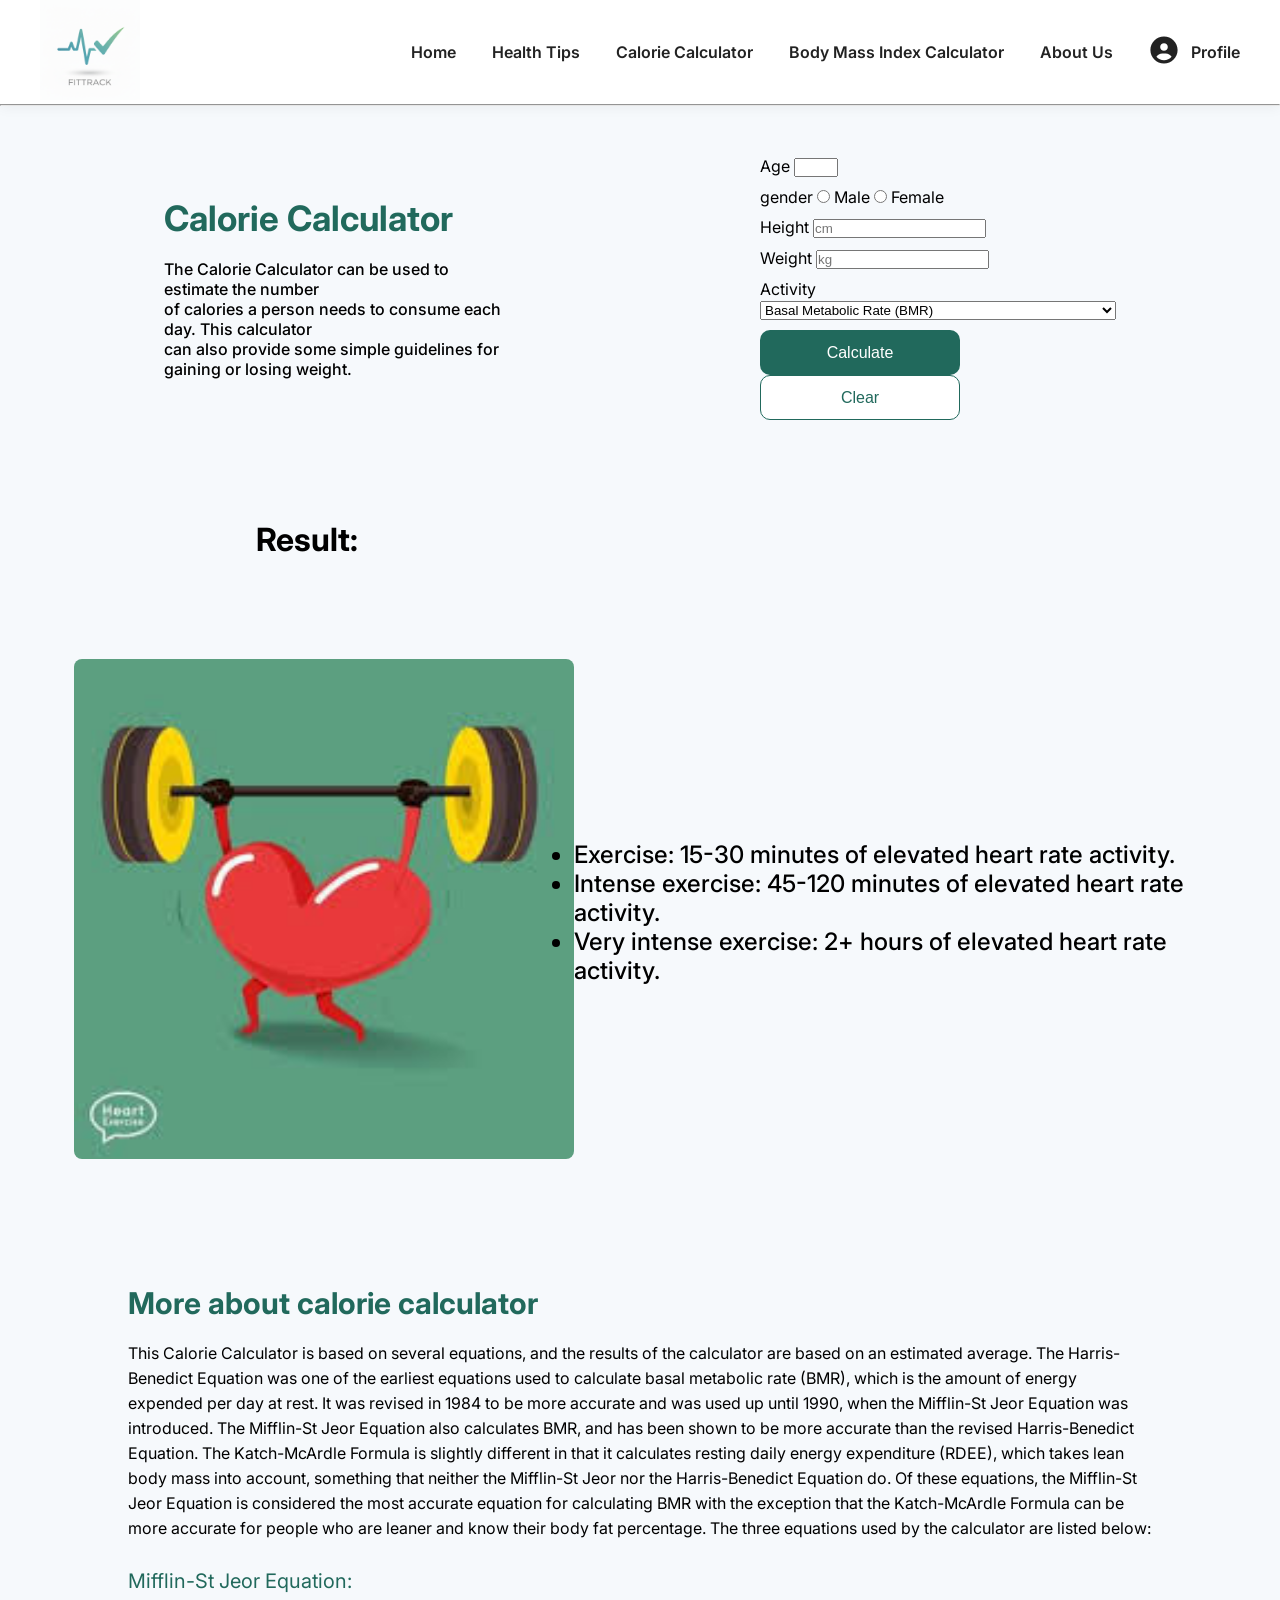
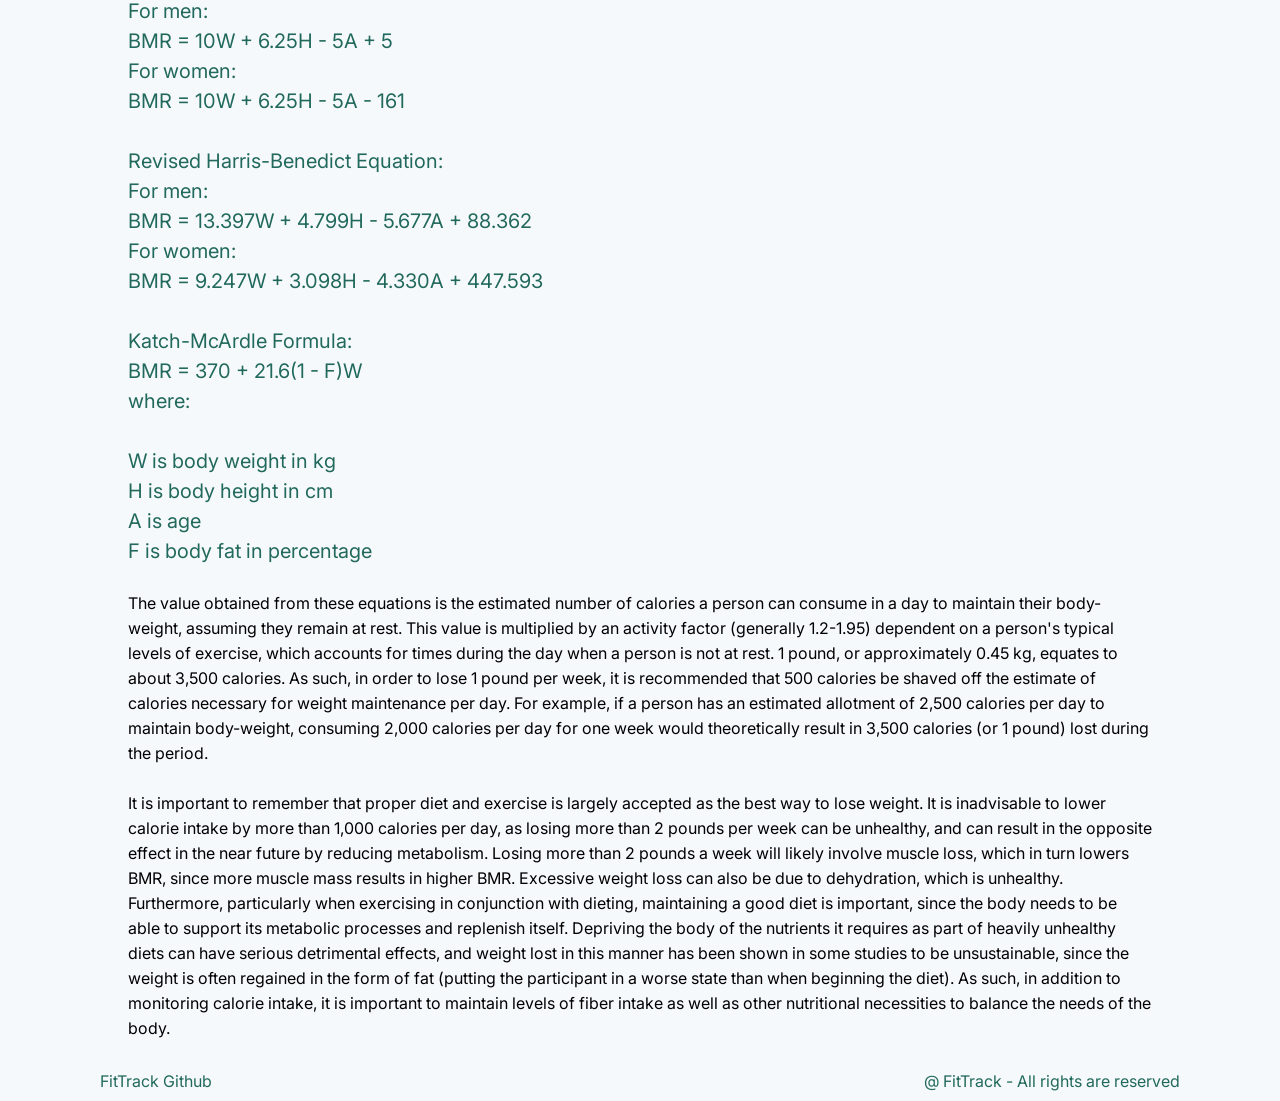
<file: calorietracker.html>
<!DOCTYPE html>
<html lang="en">

<head>
    <meta charset="UTF-8">
    <meta name="viewport" content="width=device-width, initial-scale=1.0">
    <title>FitTrack – Your Daily Wellness Companion</title>
    <meta name="description"
        content="FitTrack is your simple daily wellness companion.
Log your workouts, track your progress, and get quick health tips that keep you motivated every day. With smart JS-based reminders, FitTrack gently nudges you to stay consistent—so building healthy habits feels easy and natural.">
    <link rel="icon" href="logo.png">
    <link rel="stylesheet" href="style.css">
    <style>
        @import url('https://fonts.googleapis.com/css2?family=Inter:ital,opsz,wght@0,14..32,100..900;1,14..32,100..900&family=Mozilla+Headline:wght@200..700&family=Nata+Sans:wght@100..900&family=Nunito+Sans:ital,opsz,wght@0,6..12,200..1000;1,6..12,200..1000&family=Open+Sans:ital,wght@0,300..800;1,300..800&family=Roboto+Mono:ital,wght@0,100..700;1,100..700&family=Roboto:ital,wght@0,100..900;1,100..900&family=Stack+Sans+Text:wght@200..700&display=swap');
    </style>
</head>

<body>
    <section class="header">
        <div class="navbar">
            <div class="logo">
                <a href="index.html"><img src="logo.png" alt="logo"></a>
            </div>
            <div class="tabs">
                <nav>
                    <ul>
                        <li><a href="index.html">Home</a></li>
                        <li><a href="healthtips.html">Health Tips</a></li>
                        <li><a href="calorietracker.html">Calorie Calculator</a></li>
                        <li><a href="bodymassindextracker.html">Body Mass Index Calculator</a></li>
                        <li><a href="aboutus.html">About Us</a></li>
                    </ul>
                </nav>

                <div class="profile">
                    <div class="icon">
                        <a href="profile.html"><svg xmlns="http://www.w3.org/2000/svg" viewBox="0 0 640 640">
                                <path
                                    d="M463 448.2C440.9 409.8 399.4 384 352 384L288 384C240.6 384 199.1 409.8 177 448.2C212.2 487.4 263.2 512 320 512C376.8 512 427.8 487.3 463 448.2zM64 320C64 178.6 178.6 64 320 64C461.4 64 576 178.6 576 320C576 461.4 461.4 576 320 576C178.6 576 64 461.4 64 320zM320 336C359.8 336 392 303.8 392 264C392 224.2 359.8 192 320 192C280.2 192 248 224.2 248 264C248 303.8 280.2 336 320 336z" />
                            </svg></a>
                    </div>
                    <div><a href="profile.html">Profile</a></div>
                </div>
            </div>
        </div>
    </section>
    <hr>
    <div class="calculator">
        <div class="calc">
            <div>
                <h2>Calorie Calculator</h2>
                <p>The Calorie Calculator can be used to estimate the number <br> of calories a person needs to consume
                    each day. This calculator <br> can also provide some simple guidelines for gaining or losing weight.
                </p>
            </div>
            <div class="input">
                <div>
                    Age <input id="age" type="number" min="15" max="80">
                </div>
                <div>
                    gender <input type="radio" id="gender" name="gender" value="Male">
                    <label>Male</label>
                    <input type="radio" id="gender" name="gender" value="Female">
                    <label>Female</label>
                </div>
                <div>
                    Height <input type="number" id="Height" placeholder="cm" min="120">
                </div>
                <div>
                    Weight <input type="number" id="weight" placeholder="kg" min="40">
                </div>
                <div>
                    Activity <select id="activity">
                        <option>Basal Metabolic Rate (BMR)</option>
                        <option>Sedentary: little or no exercise</option>
                        <option>Light: exercise 1-3 times/week</option>
                        <option>Moderate: exercise 4-5 times/week</option>
                        <option>Active: daily exercise or intense exercise 3-4 times/week</option>
                        <option>Very Active: intense exercise 6-7 times/week</option>
                        <option>Extra Active: very intense exercise daily, or physical job</option>
                    </select>
                </div>
                <div class="button">
                    <button onclick="calculate()" class="green">Calculate</button>
                    <button onclick="clear()" class="white">Clear</button>
                </div>
            </div>
        </div>
        <div class="output" id="output">
            <h1>Result:</h1>
            <h3 id="maintain"></h3>
            <h3 id="weightLoss"></h3>
            <h3 id="weightGain"></h3>
        </div>
        <div class="points">
            <div>
                <img src="images.jpeg" alt="">
            </div>
            <div>
                <ul>
                    <li>Exercise: 15-30 minutes of elevated heart rate activity.</li>
                    <li>Intense exercise: 45-120 minutes of elevated heart rate activity.</li>
                    <li>Very intense exercise: 2+ hours of elevated heart rate activity.</li>
                </ul>
            </div>
        </div>
    </div>
    <br>
    <section class="description">
        <div class="content">
            <h3>More about calorie calculator</h3><br>
            <p>This Calorie Calculator is based on several equations, and the results of the calculator are based on an
                estimated average. The Harris-Benedict Equation was one of the earliest equations used to calculate
                basal metabolic rate (BMR), which is the amount of energy expended per day at rest. It was revised in
                1984 to be more accurate and was used up until 1990, when the Mifflin-St Jeor Equation was introduced.
                The Mifflin-St Jeor Equation also calculates BMR, and has been shown to be more accurate than the
                revised Harris-Benedict Equation. The Katch-McArdle Formula is slightly different in that it calculates
                resting daily energy expenditure (RDEE), which takes lean body mass into account, something that neither
                the Mifflin-St Jeor nor the Harris-Benedict Equation do. Of these equations, the Mifflin-St Jeor
                Equation is considered the most accurate equation for calculating BMR with the exception that the
                Katch-McArdle Formula can be more accurate for people who are leaner and know their body fat percentage.
                The three equations used by the calculator are listed below:
                <br> <br>
                <span>
                    Mifflin-St Jeor Equation: <br>
                    For men: <br>
                    BMR = 10W + 6.25H - 5A + 5 <br>
                    For women: <br>
                    BMR = 10W + 6.25H - 5A - 161 <br>
                    <br>
                    Revised Harris-Benedict Equation: <br>
                    For men: <br>
                    BMR = 13.397W + 4.799H - 5.677A + 88.362 <br>
                    For women: <br>
                    BMR = 9.247W + 3.098H - 4.330A + 447.593 <br>
                    <br>
                    Katch-McArdle Formula: <br>
                    BMR = 370 + 21.6(1 - F)W <br>
                    where: <br>
                    <br>
                    W is body weight in kg <br>
                    H is body height in cm <br>
                    A is age <br>
                    F is body fat in percentage <br>
                </span>
                <br>
                The value obtained from these equations is the estimated number of calories a person can consume in a
                day to maintain their body-weight, assuming they remain at rest. This value is multiplied by an activity
                factor (generally 1.2-1.95) dependent on a person's typical levels of exercise, which accounts for times
                during the day when a person is not at rest. 1 pound, or approximately 0.45 kg, equates to about 3,500
                calories. As such, in order to lose 1 pound per week, it is recommended that 500 calories be shaved off
                the estimate of calories necessary for weight maintenance per day. For example, if a person has an
                estimated allotment of 2,500 calories per day to maintain body-weight, consuming 2,000 calories per day
                for one week would theoretically result in 3,500 calories (or 1 pound) lost during the period.
                <br> <br>
                It is important to remember that proper diet and exercise is largely accepted as the best way to lose
                weight. It is inadvisable to lower calorie intake by more than 1,000 calories per day, as losing more
                than 2 pounds per week can be unhealthy, and can result in the opposite effect in the near future by
                reducing metabolism. Losing more than 2 pounds a week will likely involve muscle loss, which in turn
                lowers BMR, since more muscle mass results in higher BMR. Excessive weight loss can also be due to
                dehydration, which is unhealthy. Furthermore, particularly when exercising in conjunction with dieting,
                maintaining a good diet is important, since the body needs to be able to support its metabolic processes
                and replenish itself. Depriving the body of the nutrients it requires as part of heavily unhealthy diets
                can have serious detrimental effects, and weight lost in this manner has been shown in some studies to
                be unsustainable, since the weight is often regained in the form of fat (putting the participant in a
                worse state than when beginning the diet). As such, in addition to monitoring calorie intake, it is
                important to maintain levels of fiber intake as well as other nutritional necessities to balance the
                needs of the body.
            </p>
        </div>
    </section>
    <div class="end">
        <p>
            <a href="index.html">FitTrack</a>
            <a href="https://github.com/Yahya-doc/FitTrack">Github</a>
        </p>
        <p>@ FitTrack - All rights are reserved</p>
    </div>
</body>

</html>
</file>
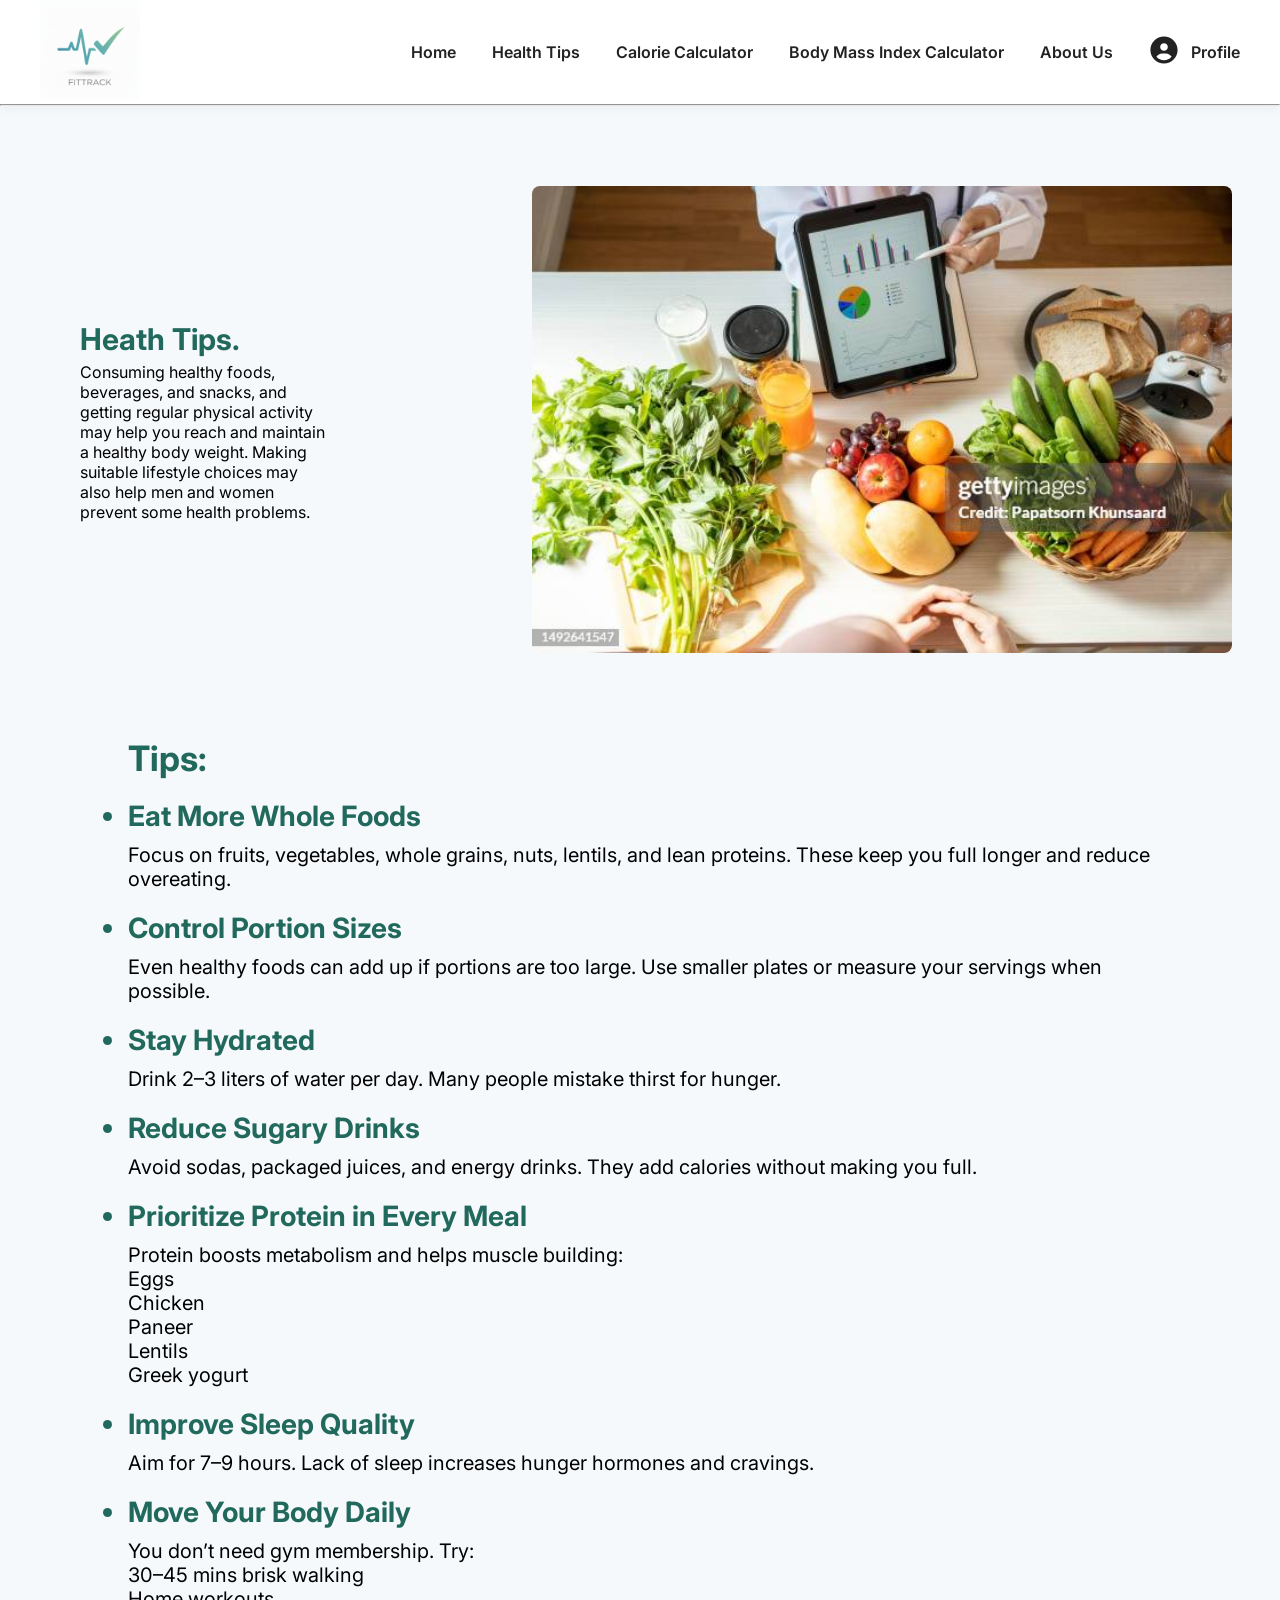
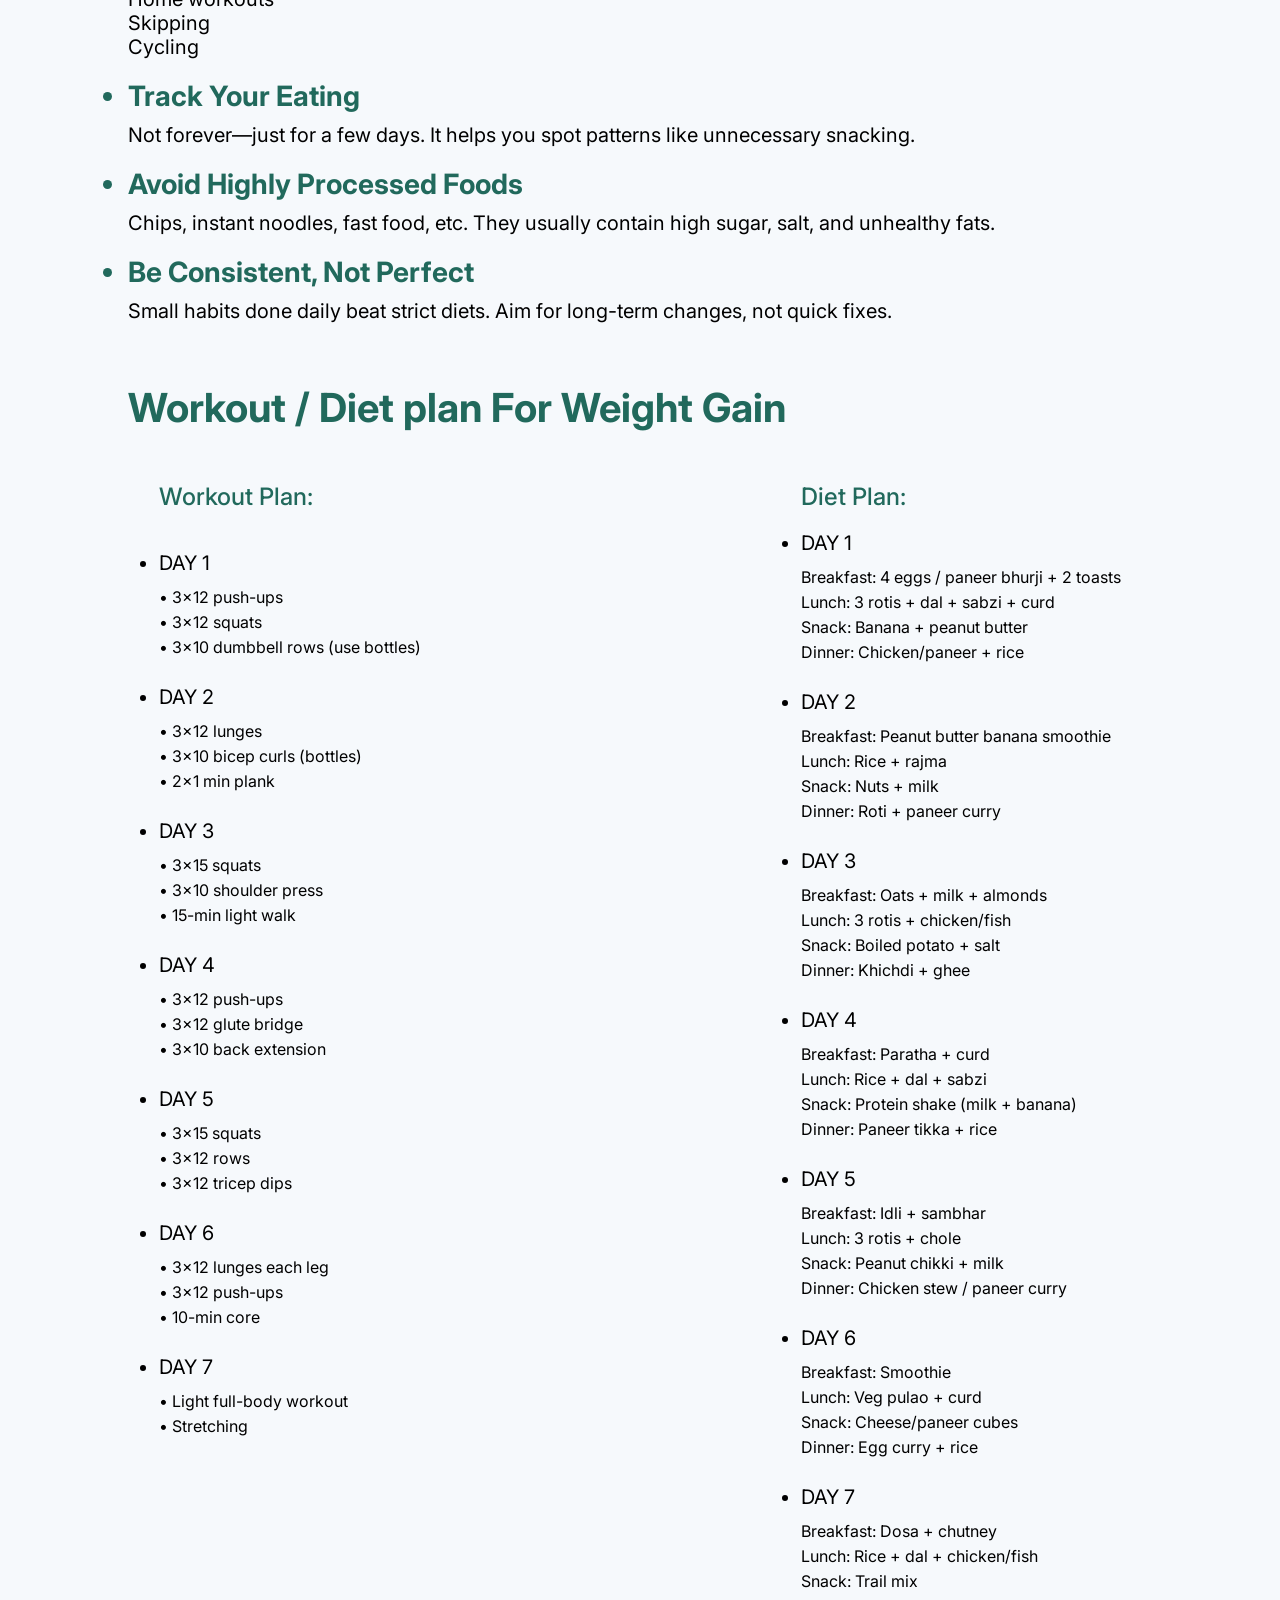
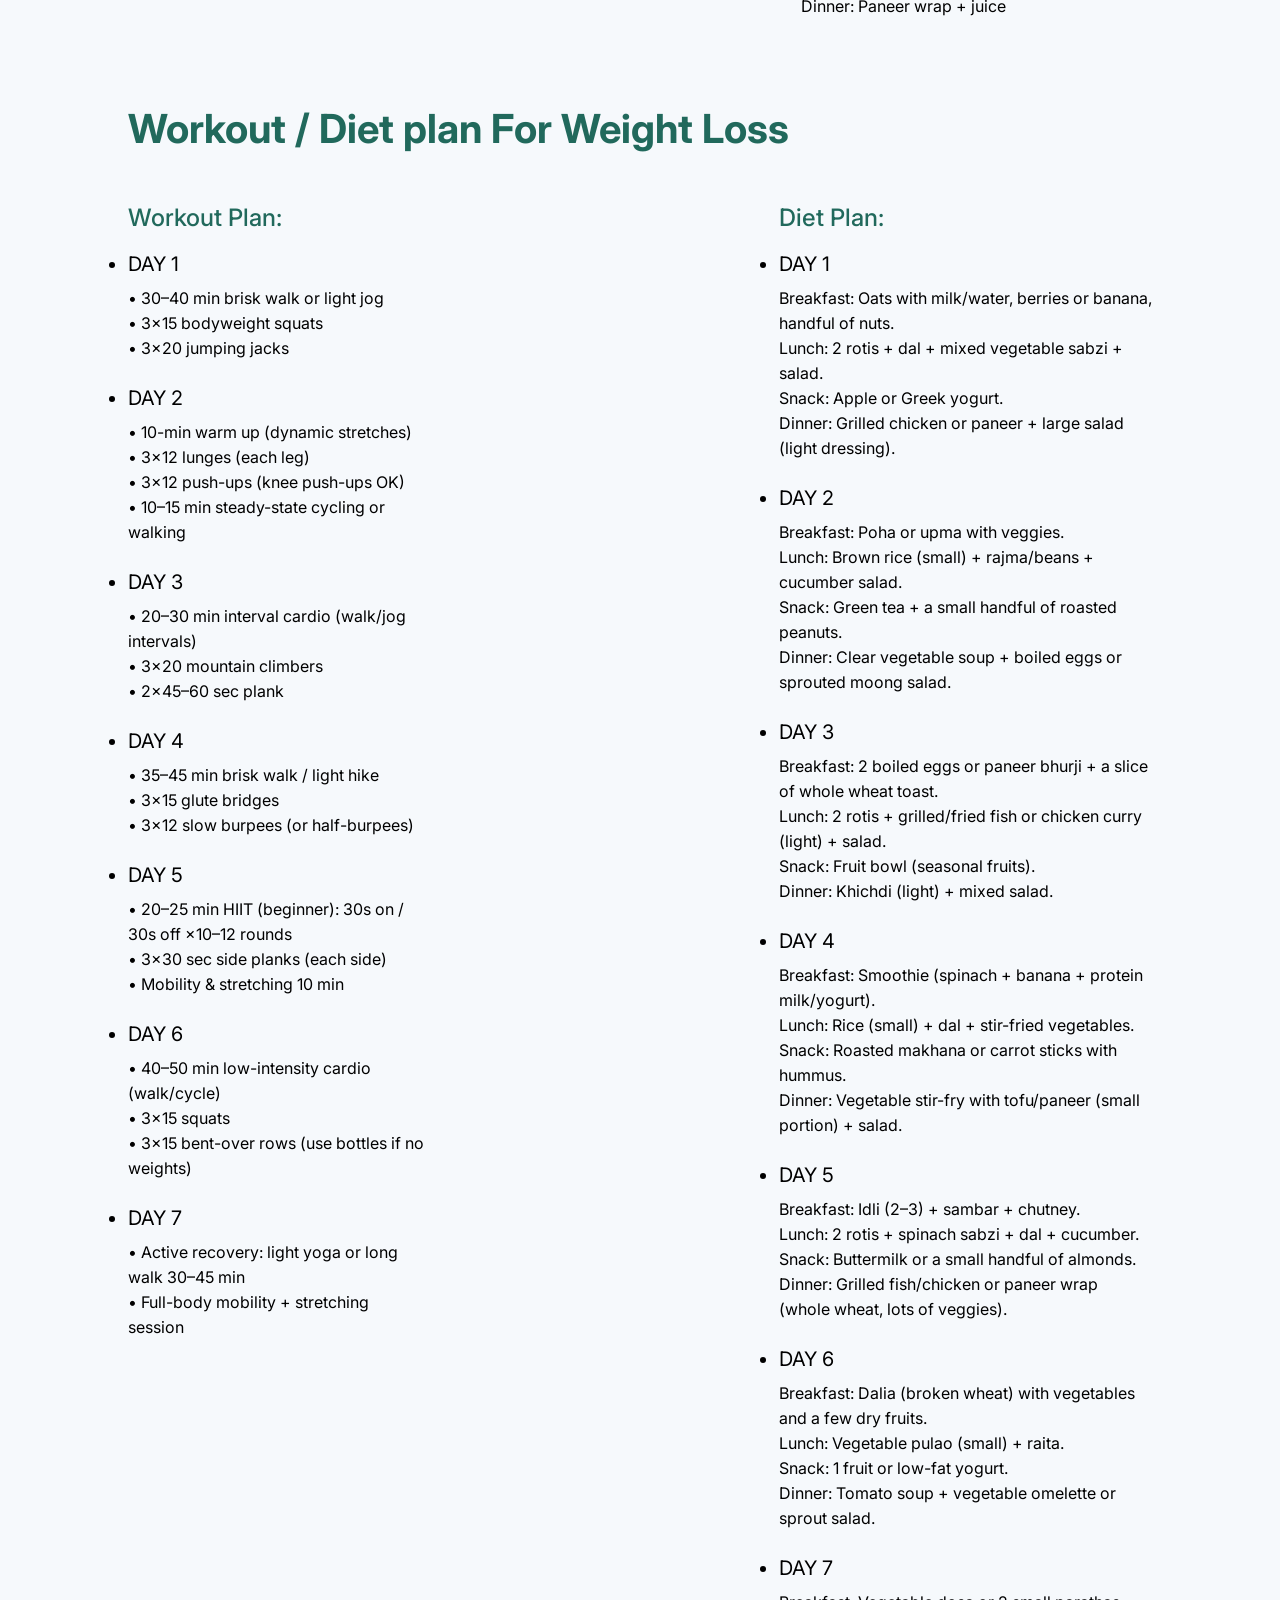
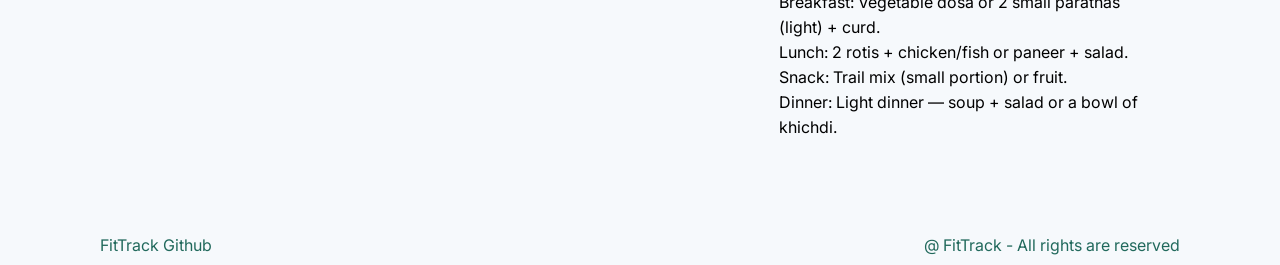
<file: healthtips.html>
<!DOCTYPE html>
<html lang="en">

<head>
    <meta charset="UTF-8">
    <meta name="viewport" content="width=device-width, initial-scale=1.0">
    <title>FitTrack – Your Daily Wellness Companion</title>
    <meta name="description"
        content="FitTrack is your simple daily wellness companion.
Log your workouts, track your progress, and get quick health tips that keep you motivated every day. With smart JS-based reminders, FitTrack gently nudges you to stay consistent—so building healthy habits feels easy and natural.">
    <link rel="icon" href="logo.png">
    <link rel="stylesheet" href="style.css">
    <style>
        @import url('https://fonts.googleapis.com/css2?family=Inter:ital,opsz,wght@0,14..32,100..900;1,14..32,100..900&family=Mozilla+Headline:wght@200..700&family=Nata+Sans:wght@100..900&family=Nunito+Sans:ital,opsz,wght@0,6..12,200..1000;1,6..12,200..1000&family=Open+Sans:ital,wght@0,300..800;1,300..800&family=Roboto+Mono:ital,wght@0,100..700;1,100..700&family=Roboto:ital,wght@0,100..900;1,100..900&family=Stack+Sans+Text:wght@200..700&display=swap');

        @media (max-width: 1024px) {
            .first.intro {
                gap: 24px;
                margin: 28px auto;
            }

            .tips h1 {
                font-size: 1.9rem;
            }

            .plans h1 {
                font-size: 2rem;
            }

            .plan {
                gap: 28px;
            }

            .end {
                padding: 0 10px;
            }
        }

        /* Small tablets / large phones (<= 768px) */
        @media (max-width: 768px) {

            /* stack intro vertically and center text */
            .first.intro {
                flex-direction: column-reverse;
                align-items: center;
                text-align: center;
                gap: 20px;
            }

            .first.intro>div:first-child,
            .first.intro>div:last-child {
                width: 100%;
            }

            .first.intro p {
                font-size: 0.98rem;
                padding: 0 8px;
            }

            /* reduce plan two-column to single column */
            .plan {
                flex-direction: column;
                gap: 18px;
            }

            /* tips typography */
            .tips li {
                font-size: 1.12rem;
            }

            .tips p {
                font-size: 0.98rem;
            }

            /* footer stacked */
            .end {
                flex-direction: column;
                align-items: center;
                text-align: center;
                gap: 8px;
            }
        }

        /* Phones (<= 480px) */
        @media (max-width: 480px) {
            .first.intro {
                margin: 18px auto;
                gap: 12px;
            }

            .left span {
                font-size: 1.5rem;
            }

            /* smaller highlight */
            .left h1 {
                font-size: 1.2rem;
            }

            /* smaller heading */
            .first.intro p {
                font-size: 0.95rem;
                padding: 0 6px;
            }

            .tips h1 {
                font-size: 1.5rem;
            }

            .tips li {
                font-size: 1.05rem;
            }

            .tips p {
                font-size: 0.95rem;
            }

            .plans h1 {
                font-size: 1.5rem;
                padding-bottom: 20px;
            }

            .plan h2 {
                font-size: 1.05rem;
            }

            .plan li {
                font-size: 0.95rem;
            }

            .right img {
                max-width: 92%;
                height: auto;
            }

            /* make buttons full width & stack nicely */
            .first .green,
            .first .white,
            .footer .green {
                width: 100%;
            }

            .plan>div {
                padding: 0 6px;
            }
        }

        /* optional micro-fix: prevent very long lines on huge screens */
        @media (min-width: 1400px) {

            .first.intro,
            .tips,
            .plans,
            .end {
                max-width: 1200px;
                margin-left: auto;
                margin-right: auto;
            }
        }
    </style>
</head>

<body>
    <section class="header">
        <div class="navbar">
            <div class="logo">
                <a href="index.html"><img src="logo.png" alt="logo"></a>
            </div>
            <div class="tabs">
                <nav aria-label="primary">
                    <ul>
                        <li><a href="index.html">Home</a></li>
                        <li><a href="healthtips.html">Health Tips</a></li>
                        <li><a href="calorietracker.html">Calorie Calculator</a></li>
                        <li><a href="bodymassindextracker.html">Body Mass Index Calculator</a></li>
                        <li><a href="aboutus.html">About Us</a></li>
                    </ul>
                </nav>

                <div class="profile">
                    <div class="icon">
                        <a href="profile.html"><svg xmlns="http://www.w3.org/2000/svg" viewBox="0 0 640 640">
                                <path
                                    d="M463 448.2C440.9 409.8 399.4 384 352 384L288 384C240.6 384 199.1 409.8 177 448.2C212.2 487.4 263.2 512 320 512C376.8 512 427.8 487.3 463 448.2zM64 320C64 178.6 178.6 64 320 64C461.4 64 576 178.6 576 320C576 461.4 461.4 576 320 576C178.6 576 64 461.4 64 320zM320 336C359.8 336 392 303.8 392 264C392 224.2 359.8 192 320 192C280.2 192 248 224.2 248 264C248 303.8 280.2 336 320 336z" />
                            </svg></a>
                    </div>
                    <div><a href="profile.html">Profile</a></div>
                    <button id="hamburger" class="hamburger " aria-label="Open menu" aria-expanded="false"
                        aria-controls="mobile-drawer">
                        <span class="bar"></span>
                        <span class="bar"></span>
                        <span class="bar"></span>
                    </button>
                </div>
            </div>
        </div>
    </section>
    <hr>
    <section>
        <div class="first intro">
            <div>
                <h2>Heath Tips.</h2>
                <p>Consuming healthy foods, beverages, and snacks, and getting regular physical activity may help you
                    reach and maintain a healthy body weight. Making suitable lifestyle choices may also help men and
                    women prevent some health problems.</p>
            </div>
            <div>
                <img src="gettyimages-1492641547-612x612.jpg" alt="">
            </div>
        </div>

        <div class="tips">
            <h1>Tips:</h1><br>
            <ul>
                <li>Eat More Whole Foods</li>
                <p>Focus on fruits, vegetables, whole grains, nuts, lentils, and lean proteins. These keep you
                    full longer and reduce overeating.</p> <br>
                <li>Control Portion Sizes</li>
                <p>Even healthy foods can add up if portions are too large. Use smaller plates or measure your
                    servings when possible.</p> <br>
                <li>Stay Hydrated</li>
                <p>Drink 2–3 liters of water per day. Many people mistake thirst for hunger.</p> <br>
                <li>Reduce Sugary Drinks</li>
                <p>Avoid sodas, packaged juices, and energy drinks. They add calories without making you full.</p> <br>
                <li>Prioritize Protein in Every Meal</li>
                <p>Protein boosts metabolism and helps muscle building: <br>
                    Eggs <br>
                    Chicken <br>
                    Paneer <br>
                    Lentils <br>
                    Greek yogurt</p> <br>
                <li>Improve Sleep Quality</li>
                <p>Aim for 7–9 hours. Lack of sleep increases hunger hormones and cravings.</p> <br>
                <li>Move Your Body Daily</li>
                <p>You don’t need gym membership. Try: <br>
                    30–45 mins brisk walking <br>
                    Home workouts <br>
                    Skipping <br>
                    Cycling</p> <br>
                <li>Track Your Eating</li>
                <p>Not forever—just for a few days. It helps you spot patterns like unnecessary snacking.</p> <br>
                <li>Avoid Highly Processed Foods</li>
                <p>Chips, instant noodles, fast food, etc. They usually contain high sugar, salt, and unhealthy fats.
                </p> <br>
                <li>Be Consistent, Not Perfect</li>
                <p>Small habits done daily beat strict diets. Aim for long-term changes, not quick fixes.</p> <br>
            </ul>
        </div>
        <br><br>

        <div class="plans">
            <h1>Workout / Diet plan For Weight Gain</h1>
            <div class="plan">
                <div>
                    <h2>Workout Plan:</h2><br>
                    <ul>
                        <li>DAY 1
                            <p>
                                • 3×12 push-ups <br>
                                • 3×12 squats <br>
                                • 3×10 dumbbell rows (use bottles) <br>
                            </p>
                        </li>
                        <li>DAY 2
                            <p>
                                • 3×12 lunges <br>
                                • 3×10 bicep curls (bottles) <br>
                                • 2×1 min plank <br>
                            </p>
                        </li>
                        <li>DAY 3
                            <p>
                                • 3×15 squats <br>
                                • 3×10 shoulder press <br>
                                • 15-min light walk <br>
                            </p>
                        </li>
                        <li>DAY 4
                            <p>
                                • 3×12 push-ups <br>
                                • 3×12 glute bridge <br>
                                • 3×10 back extension <br>
                            </p>
                        </li>
                        <li>DAY 5
                            <p>
                                • 3×15 squats <br>
                                • 3×12 rows <br>
                                • 3×12 tricep dips <br>
                            </p>
                        </li>
                        <li>DAY 6
                            <p>
                                • 3×12 lunges each leg <br>
                                • 3×12 push-ups <br>
                                • 10-min core <br>
                            </p>
                        </li>
                        <li>DAY 7
                            <p>
                                • Light full-body workout <br>
                                • Stretching <br>
                            </p>
                        </li>
                    </ul>
                </div>
                <div>
                    <h2>Diet Plan:</h2>
                    <ul>
                        <li>DAY 1
                            <p>
                                Breakfast: 4 eggs / paneer bhurji + 2 toasts <br>
                                Lunch: 3 rotis + dal + sabzi + curd <br>
                                Snack: Banana + peanut butter <br>
                                Dinner: Chicken/paneer + rice <br>
                            </p>
                        </li>
                        <li>DAY 2
                            <p>
                                Breakfast: Peanut butter banana smoothie <br>
                                Lunch: Rice + rajma <br>
                                Snack: Nuts + milk <br>
                                Dinner: Roti + paneer curry <br>
                            </p>
                        </li>
                        <li>DAY 3
                            <p>
                                Breakfast: Oats + milk + almonds <br>
                                Lunch: 3 rotis + chicken/fish <br>
                                Snack: Boiled potato + salt <br>
                                Dinner: Khichdi + ghee <br>
                            </p>
                        </li>
                        <li>DAY 4
                            <p>
                                Breakfast: Paratha + curd <br>
                                Lunch: Rice + dal + sabzi <br>
                                Snack: Protein shake (milk + banana) <br>
                                Dinner: Paneer tikka + rice <br>
                            </p>
                        </li>
                        <li>DAY 5
                            <p>
                                Breakfast: Idli + sambhar <br>
                                Lunch: 3 rotis + chole <br>
                                Snack: Peanut chikki + milk <br>
                                Dinner: Chicken stew / paneer curry <br>
                            </p>
                        </li>
                        <li>DAY 6
                            <p>
                                Breakfast: Smoothie <br>
                                Lunch: Veg pulao + curd <br>
                                Snack: Cheese/paneer cubes <br>
                                Dinner: Egg curry + rice <br>
                            </p>
                        </li>
                        <li>DAY 7
                            <p>
                                Breakfast: Dosa + chutney <br>
                                Lunch: Rice + dal + chicken/fish <br>
                                Snack: Trail mix <br>
                                Dinner: Paneer wrap + juice <br>
                            </p>
                        </li>
                    </ul>
                </div>
            </div>
        </div>
        <br><br><br>
        <div class="plans">
            <h1>Workout / Diet plan For Weight Loss</h1>
            <div class="plan">
                <div>
                    <h2>Workout Plan:</h2>
                    <ul>
                        <li>DAY 1
                            <p>
                                • 30–40 min brisk walk or light jog <br>
                                • 3×15 bodyweight squats <br>
                                • 3×20 jumping jacks <br>
                            </p>
                        </li>
                        <li>DAY 2
                            <p>
                                • 10-min warm up (dynamic stretches) <br>
                                • 3×12 lunges (each leg) <br>
                                • 3×12 push-ups (knee push-ups OK) <br>
                                • 10–15 min steady-state cycling or walking <br>
                            </p>
                        </li>
                        <li>DAY 3
                            <p>
                                • 20–30 min interval cardio (walk/jog intervals) <br>
                                • 3×20 mountain climbers <br>
                                • 2×45–60 sec plank <br>
                            </p>
                        </li>
                        <li>DAY 4
                            <p>
                                • 35–45 min brisk walk / light hike <br>
                                • 3×15 glute bridges <br>
                                • 3×12 slow burpees (or half-burpees) <br>
                            </p>
                        </li>
                        <li>DAY 5
                            <p>
                                • 20–25 min HIIT (beginner): 30s on / 30s off ×10–12 rounds <br>
                                • 3×30 sec side planks (each side) <br>
                                • Mobility & stretching 10 min <br>
                            </p>
                        </li>
                        <li>DAY 6
                            <p>
                                • 40–50 min low-intensity cardio (walk/cycle) <br>
                                • 3×15 squats <br>
                                • 3×15 bent-over rows (use bottles if no weights) <br>
                            </p>
                        </li>
                        <li>DAY 7
                            <p>
                                • Active recovery: light yoga or long walk 30–45 min <br>
                                • Full-body mobility + stretching session <br>
                            </p>
                        </li>
                    </ul>
                </div>
                <div>
                    <h2>Diet Plan:</h2>
                    <ul>
                        <li>DAY 1
                            <p>
                                Breakfast: Oats with milk/water, berries or banana, handful of nuts. <br>
                                Lunch: 2 rotis + dal + mixed vegetable sabzi + salad. <br>
                                Snack: Apple or Greek yogurt. <br>
                                Dinner: Grilled chicken or paneer + large salad (light dressing). <br>
                            </p>
                        </li>
                        <li>DAY 2
                            <p>
                                Breakfast: Poha or upma with veggies. <br>
                                Lunch: Brown rice (small) + rajma/beans + cucumber salad. <br>
                                Snack: Green tea + a small handful of roasted peanuts. <br>
                                Dinner: Clear vegetable soup + boiled eggs or sprouted moong salad. <br>
                            </p>
                        </li>
                        <li>DAY 3
                            <p>
                                Breakfast: 2 boiled eggs or paneer bhurji + a slice of whole wheat toast. <br>
                                Lunch: 2 rotis + grilled/fried fish or chicken curry (light) + salad. <br>
                                Snack: Fruit bowl (seasonal fruits). <br>
                                Dinner: Khichdi (light) + mixed salad. <br>
                            </p>
                        </li>
                        <li>DAY 4
                            <p>
                                Breakfast: Smoothie (spinach + banana + protein milk/yogurt). <br>
                                Lunch: Rice (small) + dal + stir-fried vegetables. <br>
                                Snack: Roasted makhana or carrot sticks with hummus. <br>
                                Dinner: Vegetable stir-fry with tofu/paneer (small portion) + salad. <br>
                            </p>
                        </li>
                        <li>DAY 5
                            <p>
                                Breakfast: Idli (2–3) + sambar + chutney. <br>
                                Lunch: 2 rotis + spinach sabzi + dal + cucumber. <br>
                                Snack: Buttermilk or a small handful of almonds. <br>
                                Dinner: Grilled fish/chicken or paneer wrap (whole wheat, lots of veggies). <br>
                            </p>
                        </li>
                        <li>DAY 6
                            <p>
                                Breakfast: Dalia (broken wheat) with vegetables and a few dry fruits. <br>
                                Lunch: Vegetable pulao (small) + raita. <br>
                                Snack: 1 fruit or low-fat yogurt. <br>
                                Dinner: Tomato soup + vegetable omelette or sprout salad. <br>
                            </p>
                        </li>
                        <li>DAY 7
                            <p>
                                Breakfast: Vegetable dosa or 2 small parathas (light) + curd. <br>
                                Lunch: 2 rotis + chicken/fish or paneer + salad. <br>
                                Snack: Trail mix (small portion) or fruit. <br>
                                Dinner: Light dinner — soup + salad or a bowl of khichdi. <br>
                            </p>
                        </li>
                    </ul>
                </div>
            </div>
        </div>
        <br><br>
    </section>

    <div class="end">
        <p>
            <a href="index.html">FitTrack</a>
            <a href="https://github.com/Yahya-doc/FitTrack">Github</a>
        </p>
        <p>@ FitTrack - All rights are reserved</p>
    </div>
    <script src="script.js"></script>
</body>

</html>
</file>
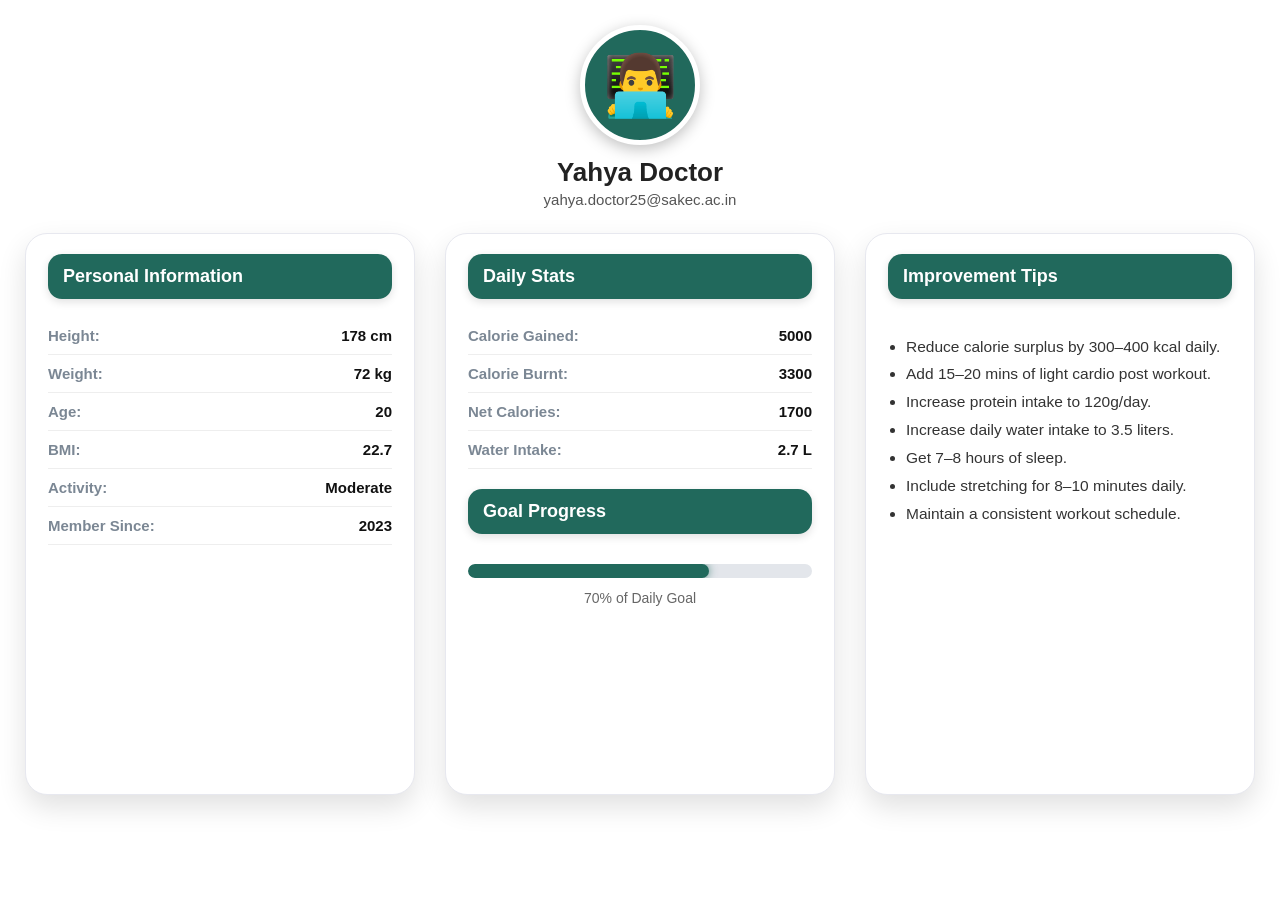
<file: profile.html>
<!DOCTYPE html>
<html lang="en">

<head>
    <meta charset="UTF-8">
    <meta name="viewport" content="width=device-width, initial-scale=1.0">
    <title>3 Column Profile Page</title>

    <style>
        body {
            margin: 0;
            padding: 25px;
            font-family: Arial, sans-serif;
            background: #ffffff;
        }

        /* Layout Container */
        .container {
            display: grid;
            grid-template-columns: 1fr 1fr 1fr;
            gap: 30px;
            margin-top: 25px;
            transition: 0.3s ease-in-out;
        }

        /* Each Column Card */
        .section {
            background: #ffffff;
            padding: 20px 22px;
            border-radius: 22px;
            min-height: 520px;
            box-shadow: 0 12px 28px rgba(0, 0, 0, 0.12);
            border: 1px solid #e7e8ef;
            display: flex;
            flex-direction: column;
            transition: 0.3s ease-in-out;
        }

        /* Hover Lift Effect */
        .section:hover {
            transform: translateY(-8px);
            box-shadow: 0 18px 30px rgba(0, 0, 0, 0.16);
        }

        /* Section Headers */
        .section-header {
            background: #21695c;
            padding: 12px 15px;
            border-radius: 14px;
            font-size: 18px;
            font-weight: bold;
            margin-bottom: 18px;
            color: white;
            box-shadow: 0px 3px 8px rgba(0, 0, 0, 0.12);
            transition: 0.3s ease-in-out;
        }

        /* Header Hover */
        .section-header:hover {
            background: #1a554a;
        }

        .info-row,
        .stat-row {
            display: flex;
            justify-content: space-between;
            padding: 10px 0;
            font-size: 15px;
            border-bottom: 1px solid #eee;
            transition: 0.25s;
        }

        /* Row Hover */
        .info-row:hover,
        .stat-row:hover {
            background: #f8f8f8;
            padding-left: 8px;
            border-radius: 8px;
        }

        .label {
            font-weight: bold;
            color: #7b8794;
        }

        .value {
            font-weight: 600;
            color: #111;
        }

        /* Avatar & Header Info */
        .avatar-box {
            text-align: center;
            margin-bottom: 20px;
        }

        .avatar {
            width: 110px;
            height: 110px;
            border-radius: 50%;
            background: #21695c;
            display: flex;
            justify-content: center;
            align-items: center;
            font-size: 60px;
            margin: 0 auto;
            border: 5px solid white;
            color: white;
            box-shadow: 0px 4px 15px rgba(0, 0, 0, 0.25);
            transition: 0.25s ease;
        }

        /* Avatar Hover Spin */
        .avatar:hover {
            transform: scale(1.08) rotate(3deg);
        }

        .username {
            font-size: 26px;
            font-weight: bold;
            margin-top: 12px;
            color: #222;
        }

        .email {
            color: #555;
            font-size: 15px;
            margin-top: 3px;
        }

        /* Progress Bar */
        .progress-bar {
            width: 100%;
            height: 14px;
            background: #e3e6eb;
            border-radius: 20px;
            margin: 12px 0;
            overflow: hidden;
        }

        .progress {
            width: 70%;
            height: 100%;
            background: #21695c;
            border-radius: 20px;
            box-shadow: 0 0 8px rgba(33, 105, 92, 0.7);
            transition: 0.4s ease;
        }

        /* Progress Hover Animation */
        .progress:hover {
            width: 80%;
        }

        /* Tips */
        .tips ul {
            padding-left: 18px;
            font-size: 15.5px;
            line-height: 1.8;
            color: #333;
        }

        /* ------------------ RESPONSIVE DESIGN ------------------ */

        /* 2 Columns for Tablets */
        @media (max-width: 1100px) {
            .container {
                grid-template-columns: 1fr 1fr;
            }

            .section {
                min-height: 450px;
            }
        }

        /* 1 Column for Mobile */
        @media (max-width: 750px) {
            body {
                padding: 15px;
            }

            .container {
                grid-template-columns: 1fr;
                gap: 22px;
            }

            .section {
                min-height: auto;
                padding: 18px;
            }

            .avatar {
                width: 90px;
                height: 90px;
                font-size: 50px;
            }

            .username {
                font-size: 22px;
            }
        }

        @media (max-width: 450px) {
            .avatar {
                width: 75px;
                height: 75px;
                font-size: 42px;
            }

            .username {
                font-size: 19px;
            }
        }
    </style>

</head>

<body>

    <div class="avatar-box">
        <div class="avatar">👨‍💻</div>
        <div class="username">Yahya Doctor</div>
        <div class="email">yahya.doctor25@sakec.ac.in</div>
    </div>

    <div class="container">

        <!-- LEFT COLUMN – PERSONAL INFO -->
        <div class="section">
            <div class="section-header">Personal Information</div>

            <div class="info-row">
                <div class="label">Height:</div>
                <div class="value">178 cm</div>
            </div>
            <div class="info-row">
                <div class="label">Weight:</div>
                <div class="value">72 kg</div>
            </div>
            <div class="info-row">
                <div class="label">Age:</div>
                <div class="value">20</div>
            </div>
            <div class="info-row">
                <div class="label">BMI:</div>
                <div class="value">22.7</div>
            </div>
            <div class="info-row">
                <div class="label">Activity:</div>
                <div class="value">Moderate</div>
            </div>
            <div class="info-row">
                <div class="label">Member Since:</div>
                <div class="value">2023</div>
            </div>
        </div>

        <!-- MIDDLE COLUMN – STATS -->
        <div class="section">
            <div class="section-header">Daily Stats</div>

            <div class="stat-row">
                <div class="label">Calorie Gained:</div>
                <div class="value">5000</div>
            </div>
            <div class="stat-row">
                <div class="label">Calorie Burnt:</div>
                <div class="value">3300</div>
            </div>
            <div class="stat-row">
                <div class="label">Net Calories:</div>
                <div class="value">1700</div>
            </div>
            <div class="stat-row">
                <div class="label">Water Intake:</div>
                <div class="value">2.7 L</div>
            </div>

            <div class="section-header" style="margin-top: 20px;">Goal Progress</div>

            <div class="progress-bar">
                <div class="progress"></div>
            </div>
            <div style="text-align:center; color:#666; font-size:14px;">70% of Daily Goal</div>
        </div>

        <!-- RIGHT COLUMN – IMPROVEMENT TIPS -->
        <div class="section">
            <div class="section-header">Improvement Tips</div>

            <div class="tips">
                <ul>
                    <li>Reduce calorie surplus by 300–400 kcal daily.</li>
                    <li>Add 15–20 mins of light cardio post workout.</li>
                    <li>Increase protein intake to 120g/day.</li>
                    <li>Increase daily water intake to 3.5 liters.</li>
                    <li>Get 7–8 hours of sleep.</li>
                    <li>Include stretching for 8–10 minutes daily.</li>
                    <li>Maintain a consistent workout schedule.</li>
                </ul>
            </div>
        </div>

    </div>

</body>

</html>
</file>
<file: style.css>
* {
  margin: 0;
  padding: 0;
}
body {
  font-family: "Inter", sans-serif;
  font-optical-sizing: auto;
  font-style: normal;
  background: #f6f9fc;
}
h3 {
  color: #21695c;
}
h2 {
  color: #21695c;
}
span {
  color: #21695c;
}

/* ----- NAVBAR ----- */
.header {
  width: 100%;
  background: #ffffff;
  box-shadow: 0 4px 12px rgba(0, 0, 0, 0.05);
  position: sticky;
  top: 0;
  z-index: 100;
}

.navbar {
  max-width: 1200px;
  padding: 0px 40px;
  margin: auto;
  display: flex;
  justify-content: space-between;
  align-items: center;
}

/* Logo */
.logo img {
  height: 100px;
  width: auto;
}

/* Tabs */
.tabs {
  display: flex;
  justify-content: space-evenly;
  align-items: center;
}

.tabs nav ul {
  display: flex;
  list-style: none;
  gap: 28px;
}

.tabs nav ul li a {
  text-decoration: none;
  color: #222;
  font-weight: 600;
  font-size: 16px;
  padding: 8px 4px;
  transition: 0.3s ease;
  border-bottom: 3px solid transparent;
}

.tabs nav ul li a:hover {
  color: #21695c;
  border-bottom: 3px solid #21695c;
}

/* Profile Section */
.profile {
  display: flex;
  align-items: center;
  gap: 10px;
  margin-left: 30px;
}

.profile svg {
  width: 34px;
  height: 34px;
  fill: #222;
  transition: 0.3s;
}

.profile svg:hover {
  fill: #21695c;
}

.profile a {
  text-decoration: none;
  color: #222;
  font-weight: 600;
  transition: 0.3s;
}

.profile a:hover {
  color: #21695c;
}

/* Responsive */
@media (max-width: 850px) {
  .tabs nav ul {
    gap: 15px;
  }
}

@media (max-width: 650px) {
  .navbar {
    flex-direction: column;
    gap: 15px;
  }
}

/*----------------main-----------------*/

.first {
  margin: auto;
  width: 90vw;
  height: auto;
  display: flex;
  justify-content: space-evenly;
  align-items: center;
}
.left img {
  width: 100px;
  height: auto;
}
.left h1 {
  color: #222;
  font-size: 35px;
  font-weight: bold;
}
.left span {
  font-size: 40px;
  color: #21695c;
  font-weight: bold;
  padding-bottom: 50px;
}
.left p {
  font-size: 20px;
  font-weight: 400;
  line-height: 20px;
}
.right img {
  width: 700px;
  height: auto;
}
button {
  width: 200px;
  height: 45px;
  border-radius: 10px;
  text-align: center;
  font-size: 16px;
  font-weight: 500;
}
.green {
  background-color: #21695c;
  color: #ffffff;
  border: none;
}
.green:hover {
  background-color: #ffffff;
  color: #21695c;
  border: 1px solid #21695c;
}

.white:hover {
  background-color: #21695c;
  color: #ffffff;
  border: none;
}
.white {
  background-color: #ffffff;
  color: #21695c;
  border: 1px solid #21695c;
}
.second {
  margin: auto;
  width: 90vw;
  height: auto;
}
.second h1 span {
  font-size: 20px;
  color: #21695c;
}
.second h1 {
  text-align: center;
  font-size: 30px;
  font-weight: bold;
}
.row {
  margin: auto;
  /* padding: 50px; */
  display: flex;
  justify-content: space-evenly;
  align-items: center;
  gap: 50px;
}
.card a {
  text-decoration: none;
  font-size: 24px;
  font-weight: 700;
  margin-bottom: 20px;
  color: #21695c;
}
.card img {
  width: 450px;
  height: auto;
  margin-bottom: 50px;
}
.card p {
  font-size: 20px;
  font-weight: 300;
  margin-top: 20px;
}
.left2 span {
  color: #21695c;
  font-size: 34px;
  font-weight: bold;
}
.developers {
  display: flex;
  flex-direction: column;
  justify-content: center;
  align-items: center;
  width: 80vw;
  margin: auto;
  padding: 300px 50px;
  gap: 30px;
}
.text {
  display: flex;
  flex-direction: column;
  justify-content: center;
  align-items: center;
  gap: 5px;
  text-align: center;
}
.text span {
  color: #21695c;
  font-size: 20px;
  font-weight: 600;
}
.text h2 {
  font-size: 30px;
  font-weight: bold;
}
.text p {
  font-size: 16px;
  line-height: 25px;
  word-spacing: 2px;
  font-weight: 400;
}
.footer {
  display: flex;
  justify-content: space-evenly;
  align-items: center;
  padding-bottom: 150px;
}
.one {
  display: flex;
  flex-direction: column;
  justify-content: center;
  align-items: center;
  gap: 20px;
}
.one img {
  width: 100px;
  height: auto;
}
.two h3 {
  color: #21695c;
  font-size: 20px;
  font-weight: 700;
}
.end {
  display: flex;
  justify-content: space-between;
  align-items: center;
  padding: 30px 100px 10px 100px;
  color: #21695c;
}
.end p a {
  text-decoration: none;
  color: #21695c;
}
@media (max-width: 1000px) {
  .row {
    gap: 16px;
  }

  .card img {
    max-height: 180px;
  }
}

@media (max-width: 880px) {
  .right img {
    max-width: 420px;
  }

  .tabs nav ul {
    gap: 14px;
  }

  .hamburger {
    display: inline-block;
  }

  .tabs nav {
    display: none;
  }

  /* hide desktop nav on tablet/mobile */
}
.hamburger {
  display: none;
  background: transparent;
  border: none;
  cursor: pointer;
  padding: 8px;
}

.hamburger .bar {
  display: block;
  width: 22px;
  height: 2px;
  background: #111827;
  margin: 4px 0;
  border-radius: 2px;
}

/* Mobile drawer */
.mobile-drawer {
  position: fixed;
  inset: 0;
  pointer-events: none;
}

.mobile-drawer .backdrop {
  position: fixed;
  inset: 0;
  background: rgba(2, 6, 23, 0.45);
  opacity: 0;
  transition: opacity 0.22s;
  pointer-events: none;
}

.mobile-drawer .panel {
  position: fixed;
  top: 0;
  right: -320px;
  width: 300px;
  height: 100vh;
  background: #fff;
  box-shadow: -8px 0 30px rgba(2, 6, 23, 0.12);
  padding: 20px;
  transition: right 0.28s;
  overflow: auto;
}

.mobile-drawer.open .backdrop {
  opacity: 1;
  pointer-events: auto;
}

.mobile-drawer.open .panel {
  right: 0;
  pointer-events: auto;
}

/* mobile nav links */
.mobile-nav {
  display: flex;
  flex-direction: column;
  gap: 12px;
  margin-top: 16px;
}

.mobile-nav a {
  text-decoration: none;
  color: #111827;
  font-weight: 700;
  padding: 10px;
  border-radius: 8px;
}

.mobile-nav a:hover {
  background: #f3faf6;
  color: #0f5136;
}

/* tiny screens */
@media (max-width: 420px) {
  .logo img {
    height: 56px;
  }

  .left span {
    font-size: 24px;
  }

  button {
    width: 100%;
  }

  .hamburger .bar {
    width: 20px;
  }
}
/******************************** calorie calculator *******************************/

.calculator {
  width: 90vw;
  margin: auto;
}
.calc {
  margin: 100px;
  gap: 250px;
  margin-top: 50px;
  display: flex;
  justify-content: space-evenly;
  align-items: center;
}
.calc h2 {
  font-size: 35px;
  font-weight: bold;
}
.calc p {
  padding-top: 20px;
  /* width: 60%; */
  font-size: 16px;
  font-weight: 500;
  line-height: 20px;
}
.input {
  display: flex;
  flex-direction: column;
  justify-content: center;
  gap: 10px;
  /* align-items: center; */
}
.points {
  /* text-decoration: #21695c; */
  font-size: 24px;
  font-weight: 500;
  margin: 100px 10px 100px 10px;
  display: flex;
  justify-content: space-evenly;
  align-items: center;
}
.points img {
  border-radius: 8px;
  width: 500px;
  height: auto;
}
.content {
  width: 80vw;
  margin: auto;
}
.content h3 {
  font-size: 30px;
  font-weight: bold;
}
.content span {
  font-size: 20px;
  font-weight: 400;
  line-height: 30px;
}
.content p {
  font-size: 16px;
  font-weight: 400;
  line-height: 25px;
}
.output {
  width: 60vw;
  margin: auto;
  /* text-align: center; */
  display: flex;
  flex-direction: column;
  /* justify-content: ; */
}
.intro {
  margin: 80px;
  gap: 200px;
}
.intro h2 {
  font-size: 30px;
  font-weight: bold;
  padding-bottom: 5px;
}
.intro img {
  border-radius: 8px;
  width: 700px;
  height: auto;
}

.tips {
  width: 80vw;
  margin: auto;
}
.tips h1 {
  font-size: 35px;
  font-weight: bold;
  color: #21695c;
}
.tips li {
  color: #21695c;
  font-weight: 700;
  font-size: 28px;
  padding-bottom: 10px;
}
.tips p {
  font-size: 20px;
  font-weight: 400;
}
.plans {
  width: 80vw;
  margin: auto;
}
.plans h1 {
  font-size: 40px;
  font-weight: bold;
  color: #21695c;
  padding-bottom: 50px;
}
.plan {
  gap: 350px;
  display: flex;
  justify-content: space-evenly;
  align-items: self-start;
}
.plan h2 {
  font-size: 24px;
  font-weight: 500;
  color: #21695c;
  padding-bottom: 20px;
}
.plan li {
  padding-bottom: 25px;
  font-size: 20px;
  font-weight: 400;
}
.plan p {
  padding-top: 10px;
  font-size: 16px;
  line-height: 25px;
}
.about {
  padding: 50px;
}

.sdg {
  padding-top: 50px;
  margin: auto;
  width: 80vw;
  display: flex;
  justify-content: space-evenly;
  align-items: flex-start;
}
.dsg {
  width: 300px;
  background: #ffffff;
  border: 2px solid #21695c;
  border-radius: 14px;
  padding: 18px;
  color: #21695c;
  font-family: Arial, sans-serif;
  box-shadow: 0 4px 15px rgba(0, 0, 0, 0.08);
  transition: 0.3s ease;
}

.dsg:hover {
  transform: translateY(-5px);
  box-shadow: 0 6px 18px rgba(0, 0, 0, 0.15);
}

.dsg h1 {
  font-size: 18px;
  margin-bottom: 8px;
  color: #21695c;
}

.dsg p {
  font-size: 14px;
  line-height: 1.5;
  color: #333333;
}
.dsg:nth-child(odd) {
  transform: translateY(-20px);
}

.dsg:nth-child(even) {
  transform: translateY(20px);
}

/* Keep hover effect smooth */
.dsg:hover {
  transform: translateY(-5px) scale(1.03) !important;
}
</file>
